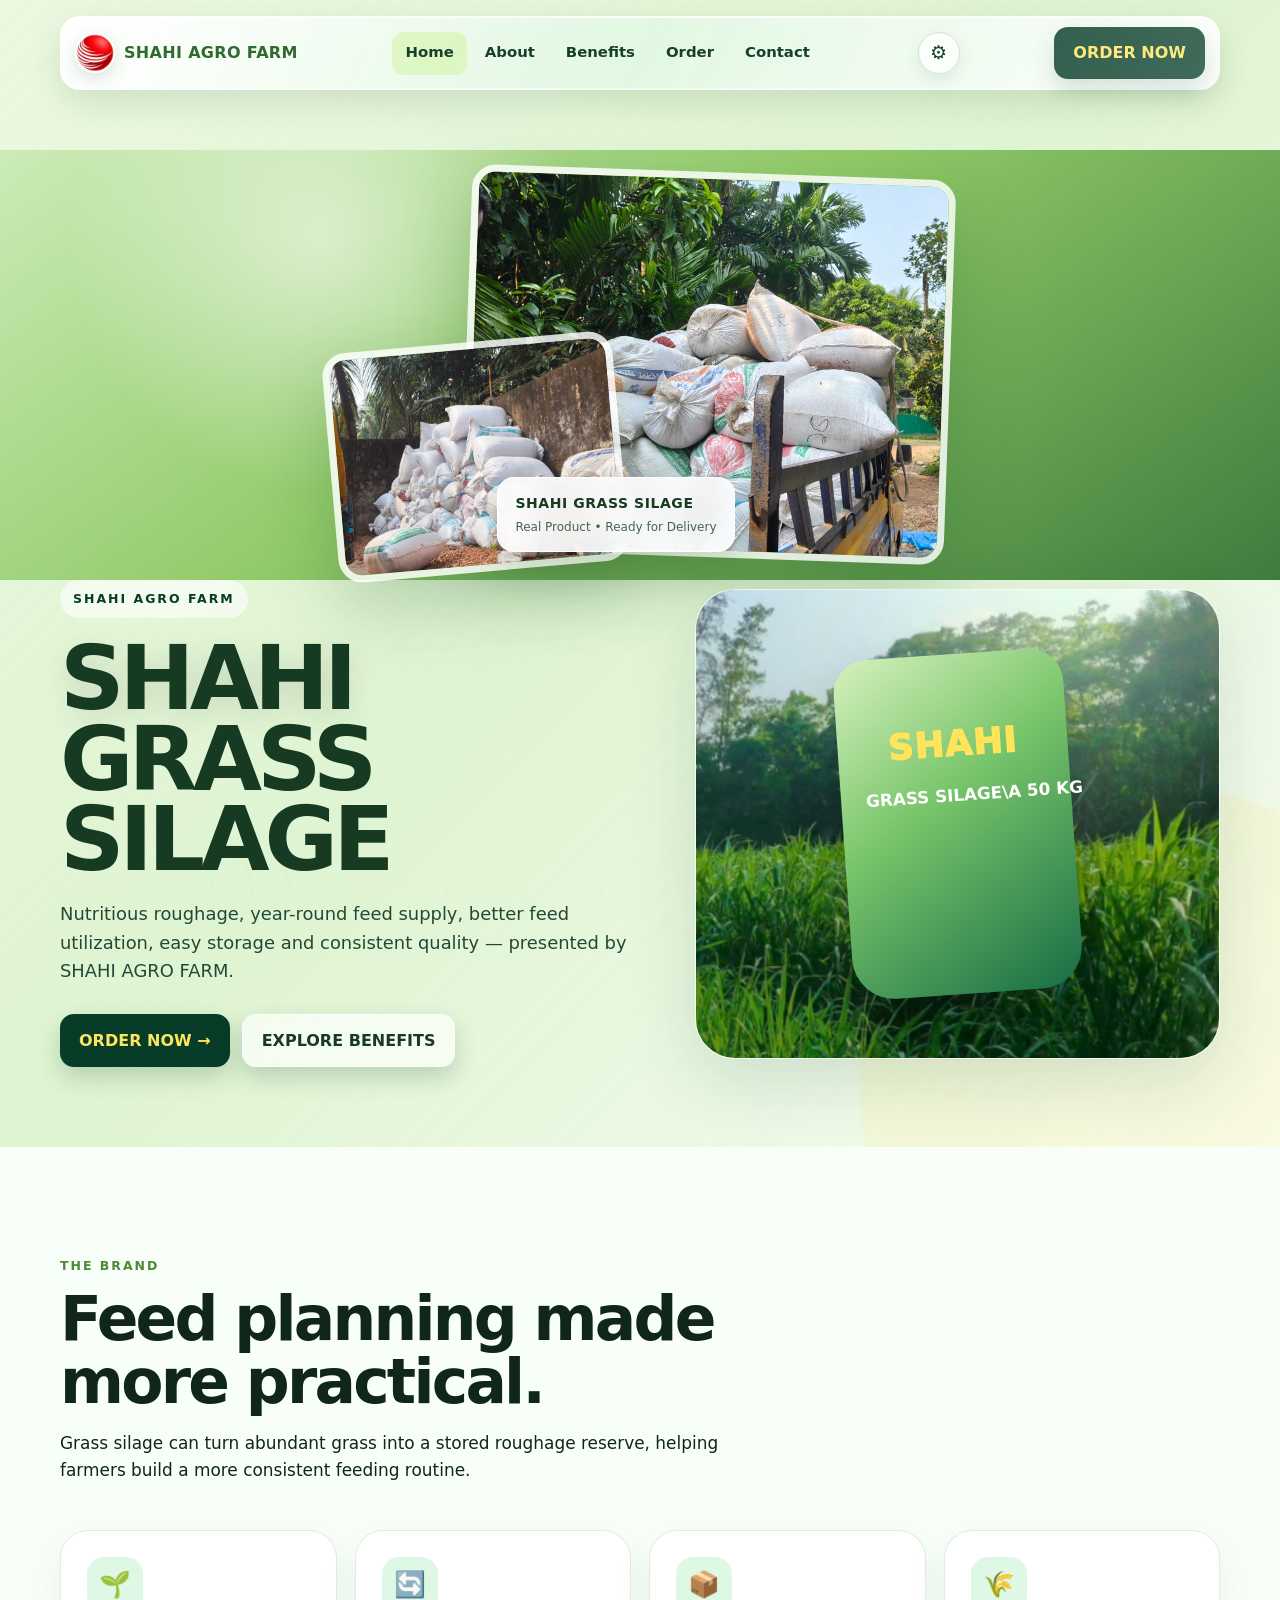
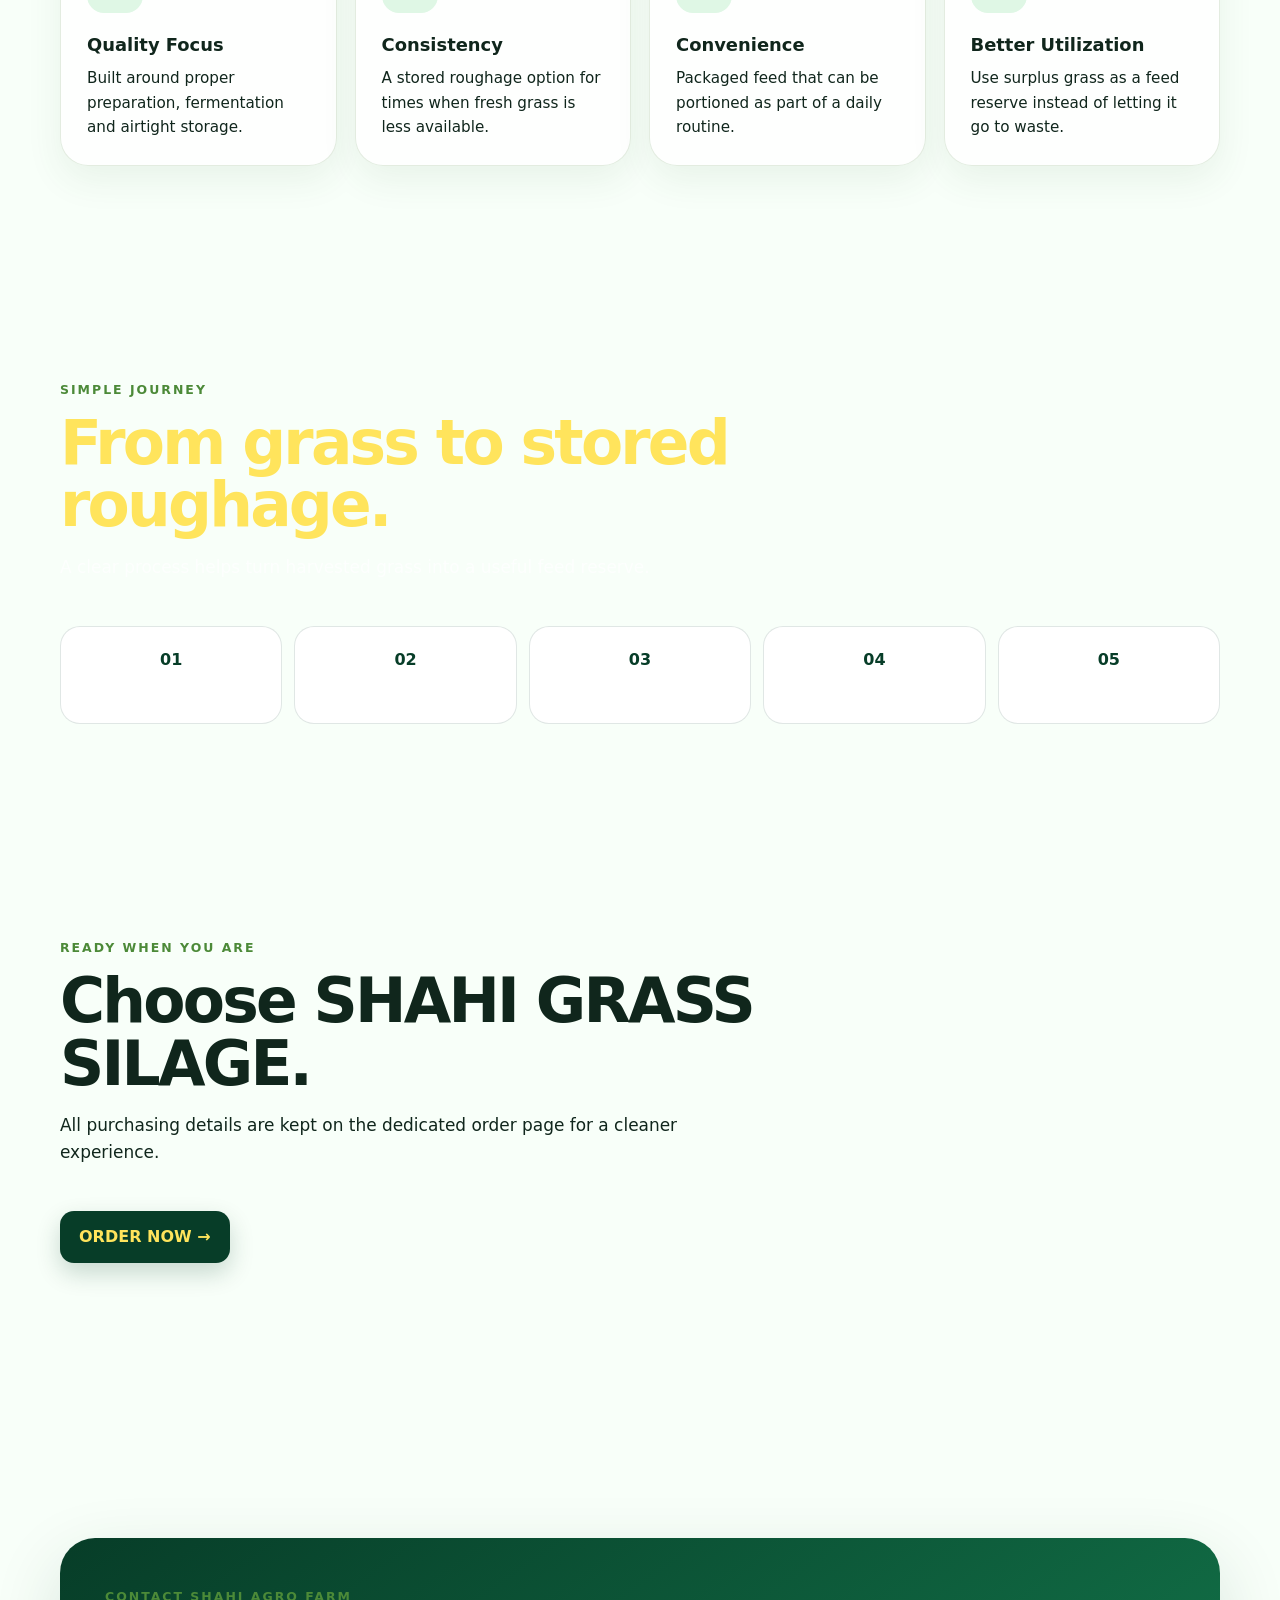
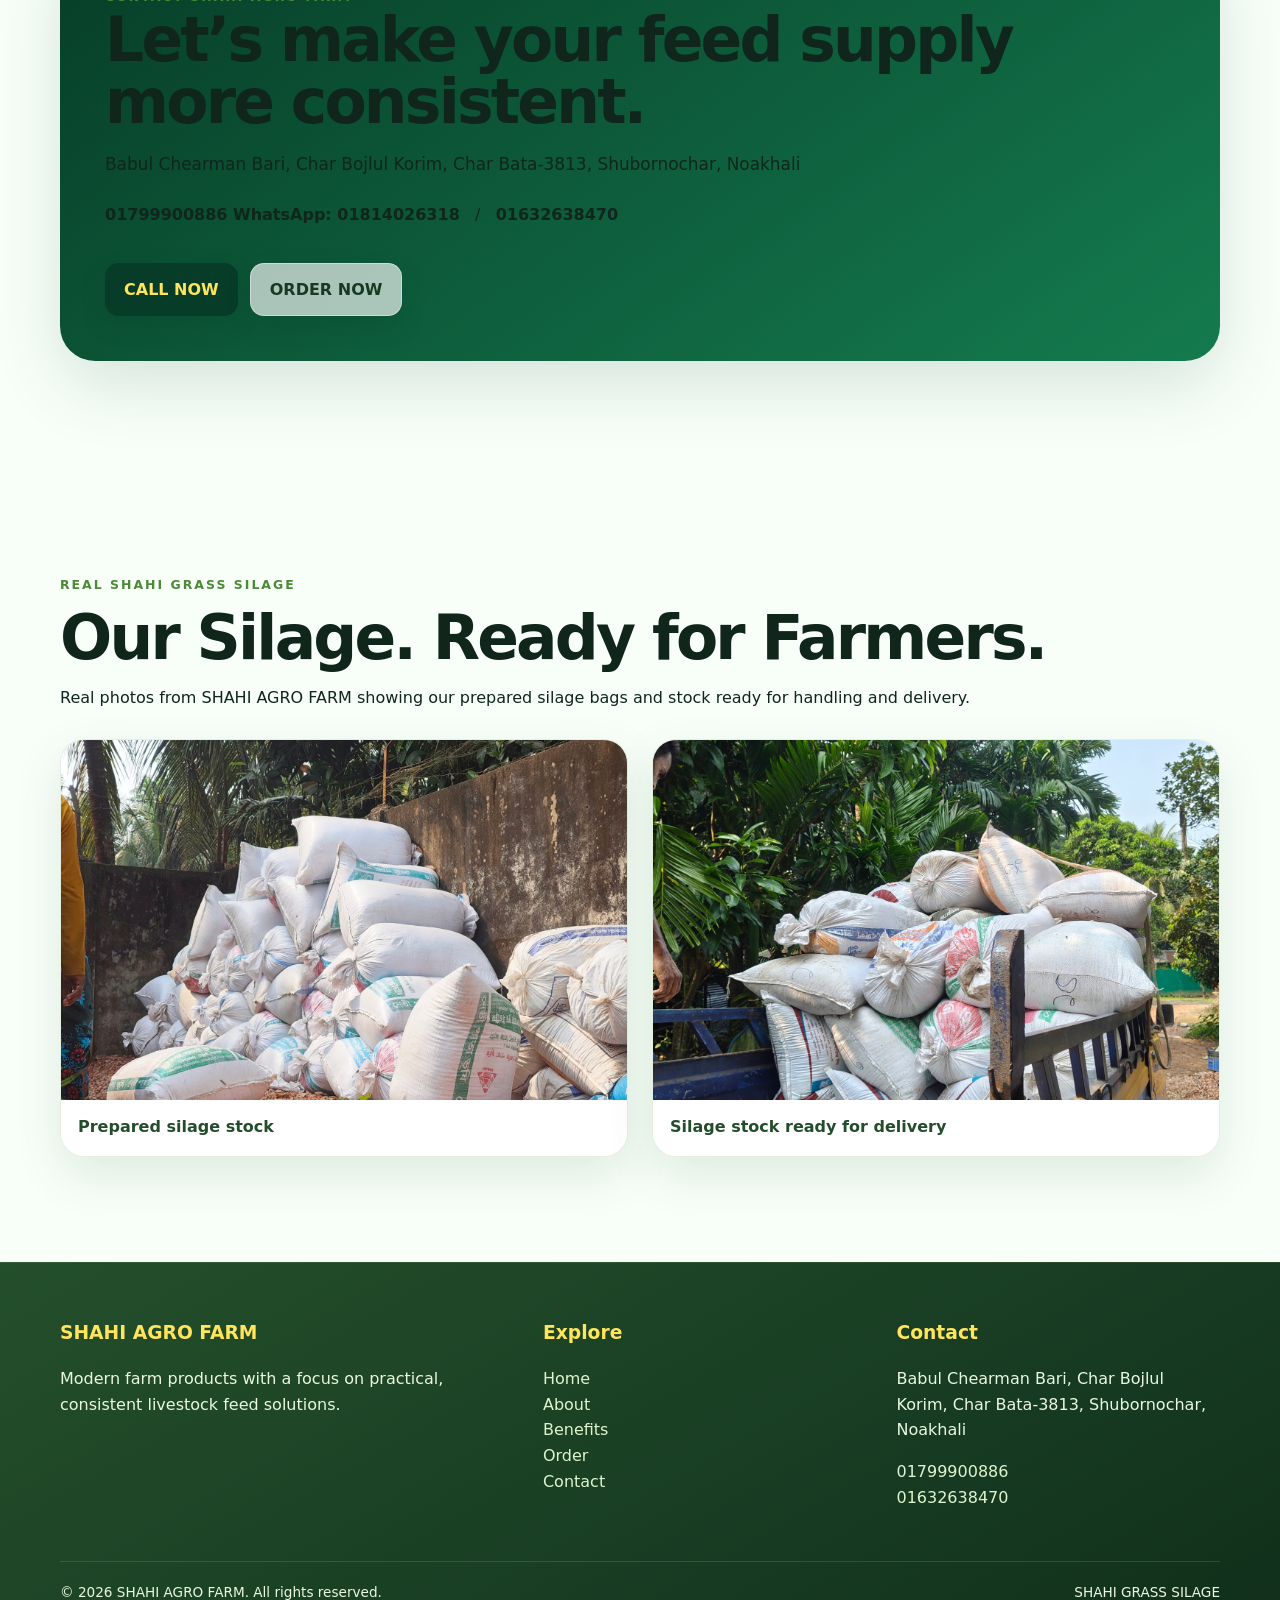
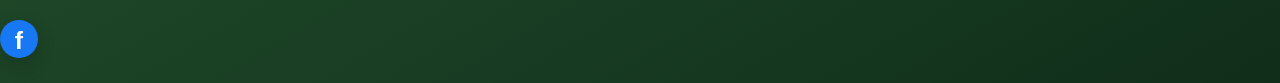
<file: index.html>
<!doctype html>
<html lang="en">
<head>
<meta charset="utf-8">
<meta name="viewport" content="width=device-width,initial-scale=1">
<meta name="description" content="SHAHI AGRO FARM presents SHAHI GRASS SILAGE.">
<title>Home | SHAHI AGRO FARM</title>
<link rel="stylesheet" href="style.css">
</head>
<body data-page="home">
<header class="nav">
  <a class="brand" href="index.html" aria-label="SHAHI AGRO FARM home"><span class="brand-lockup"><img src="assets/logo.png" class="nav-brand-logo" alt="SHAHI AGRO FARM logo"><span class="brand-name">SHAHI AGRO FARM</span></span></a>
  <button class="menu" aria-label="Open menu">☰</button>
  <nav class="navlinks">
    <a href="index.html" data-page="home" data-i18n="home">Home</a>
    <a href="about.html" data-page="about" data-i18n="about">About</a>
    <a href="benefits.html" data-page="benefits" data-i18n="benefits">Benefits</a>
    <a href="order.html" data-page="order" data-i18n="order">Order</a>
    <a href="contact.html" data-page="contact" data-i18n="contact">Contact</a>
  </nav>
  <div class="nav-tools">
    <button class="settings-btn" id="settingsBtn" type="button" aria-label="Settings" title="Settings">⚙</button>
  </div>
  <a class="navcta" href="order.html" data-i18n="orderNow">ORDER NOW</a>
</header>

<div class="settings-panel" id="settingsPanel" aria-hidden="true">
  <div class="settings-head">
    <strong data-i18n="settings">Settings</strong>
    <button type="button" id="closeSettings" aria-label="Close settings">×</button>
  </div>
  <div class="settings-row">
    <span data-i18n="language">Language</span>
    <div class="settings-options">
      <button type="button" class="setting-choice" data-language="en">English</button>
      <button type="button" class="setting-choice" data-language="bn">বাংলা</button>
    </div>
  </div>
  <div class="settings-row">
    <span data-i18n="theme">Theme</span>
    <div class="settings-options">
      <button type="button" class="setting-choice" data-theme-choice="light" data-i18n="bright">Bright</button>
      <button type="button" class="setting-choice" data-theme-choice="dark" data-i18n="dark">Dark</button>
    </div>
  </div>
</div>
<div class="settings-backdrop" id="settingsBackdrop"></div>

<main>
<section class="hero">
<div class="hero-visual hero-real-photo-mockup reveal">
  <div class="hero-photo-stack">
    <img class="hero-photo hero-photo-main" src="assets/silage-stock-2.jpg"
         alt="SHAHI GRASS SILAGE bags ready for delivery">
    <img class="hero-photo hero-photo-small" src="assets/silage-stock-1.jpg"
         alt="SHAHI GRASS SILAGE prepared stock">
    <div class="hero-photo-badge">
      <strong>SHAHI GRASS SILAGE</strong>
      <span>Real Product • Ready for Delivery</span>
    </div>
  </div>
</div>

<div class="container hero-grid">
<div class="reveal">
<span class="kicker">SHAHI AGRO FARM</span>
<h1>SHAHI <span>GRASS SILAGE</span></h1>
<p>Nutritious roughage, year-round feed supply, better feed utilization, easy storage and consistent quality — presented by SHAHI AGRO FARM.</p>
<div class="hero-actions">
<a class="btn" data-order href="order.html">ORDER NOW →</a>
<a class="btn alt" href="benefits.html">EXPLORE BENEFITS</a>
</div>
</div>
<div class="visual reveal grass-hero-visual">
  <div class="grass-image"></div>
  <div class="grass-glow"></div>
  <div class="silage-bag"></div>
</div>
</div>
</section>

<section class="section">
<div class="container">
<div class="section-head reveal"><span class="eyebrow">The brand</span><h2>Feed planning made more practical.</h2><p class="lead">Grass silage can turn abundant grass into a stored roughage reserve, helping farmers build a more consistent feeding routine.</p></div>
<div class="cards">
<div class="card reveal"><div class="icon">🌱</div><h3>Quality Focus</h3><p>Built around proper preparation, fermentation and airtight storage.</p></div>
<div class="card reveal"><div class="icon">🔄</div><h3>Consistency</h3><p>A stored roughage option for times when fresh grass is less available.</p></div>
<div class="card reveal"><div class="icon">📦</div><h3>Convenience</h3><p>Packaged feed that can be portioned as part of a daily routine.</p></div>
<div class="card reveal"><div class="icon">🌾</div><h3>Better Utilization</h3><p>Use surplus grass as a feed reserve instead of letting it go to waste.</p></div>
</div>
</div>
</section>

<section class="section dark">
<div class="container">
<div class="section-head reveal"><span class="eyebrow">Simple journey</span><h2>From grass to stored roughage.</h2><p class="lead">A clear process helps turn harvested grass into a useful feed reserve.</p></div>
<div class="step-grid">
<div class="step reveal"><strong>01</strong>Fresh Grass</div>
<div class="step reveal"><strong>02</strong>Preparation</div>
<div class="step reveal"><strong>03</strong>Fermentation</div>
<div class="step reveal"><strong>04</strong>Airtight Storage</div>
<div class="step reveal"><strong>05</strong>Livestock Feed</div>
</div>
</div>
</section>

<section class="section altbg">
<div class="container">
<div class="section-head reveal"><span class="eyebrow">Ready when you are</span><h2>Choose SHAHI GRASS SILAGE.</h2><p class="lead">All purchasing details are kept on the dedicated order page for a cleaner experience.</p></div>
<a class="btn reveal" href="order.html">ORDER NOW →</a>
</div>
</section>

<section class="section">
<div class="container">
<div class="selling reveal">
<span class="eyebrow">Contact SHAHI AGRO FARM</span>
<h2>Let’s make your feed supply more consistent.</h2>
<p class="lead">Babul Chearman Bari, Char Bojlul Korim, Char Bata-3813, Shubornochar, Noakhali</p>
<p><strong>01799900886
<span class="whatsapp-contact">WhatsApp: <strong>01814026318</strong></span></strong> &nbsp; / &nbsp; <strong>01632638470</strong></p>
<div class="hero-actions"><a class="btn" href="tel:01799900886">CALL NOW</a><a class="btn alt" href="order.html">ORDER NOW</a></div>
</div>
</div>
</section>

<section class="section reveal real-silage-section">
  <div class="container">
    <div class="section-heading">
      <span class="eyebrow">REAL SHAHI GRASS SILAGE</span>
      <h2>Our Silage. Ready for Farmers.</h2>
      <p>Real photos from SHAHI AGRO FARM showing our prepared silage bags and stock ready for handling and delivery.</p>
    </div>
    <div class="silage-gallery">
      <figure class="silage-photo-card">
        <img src="assets/silage-stock-1.jpg" alt="SHAHI GRASS SILAGE bags prepared for stock">
        <figcaption>Prepared silage stock</figcaption>
      </figure>
      <figure class="silage-photo-card">
        <img src="assets/silage-stock-2.jpg" alt="SHAHI GRASS SILAGE bags loaded for delivery">
        <figcaption>Silage stock ready for delivery</figcaption>
      </figure>
    </div>
  </div>
</section>

</main>
<footer class="footer">
<div class="container footer-grid">
  <div><h3>SHAHI AGRO FARM</h3><p>Modern farm products with a focus on practical, consistent livestock feed solutions.</p></div>
  <div><h3>Explore</h3><p><a href="index.html">Home</a><br><a href="about.html">About</a><br><a href="benefits.html">Benefits</a><br><a href="order.html">Order</a><br><a href="contact.html">Contact</a></p></div>
  <div><h3>Contact</h3><p>Babul Chearman Bari, Char Bojlul Korim, Char Bata-3813, Shubornochar, Noakhali</p><p><a href="tel:01799900886">01799900886</a><br><a href="tel:01632638470">01632638470</a></p></div>
</div>
<div class="container footer-bottom"><span>© 2026 SHAHI AGRO FARM. All rights reserved.</span><span>SHAHI GRASS SILAGE</span></div>

<a class="facebook-link" href="https://www.facebook.com/share/1Fpd5uyuVb/" target="_blank" rel="noopener noreferrer" aria-label="Visit SHAHI AGRO FARM on Facebook" title="Facebook">
  <span class="facebook-logo" aria-hidden="true">f</span>
</a>

</footer>
<script src="script.js"></script>
</body></html>
</file>
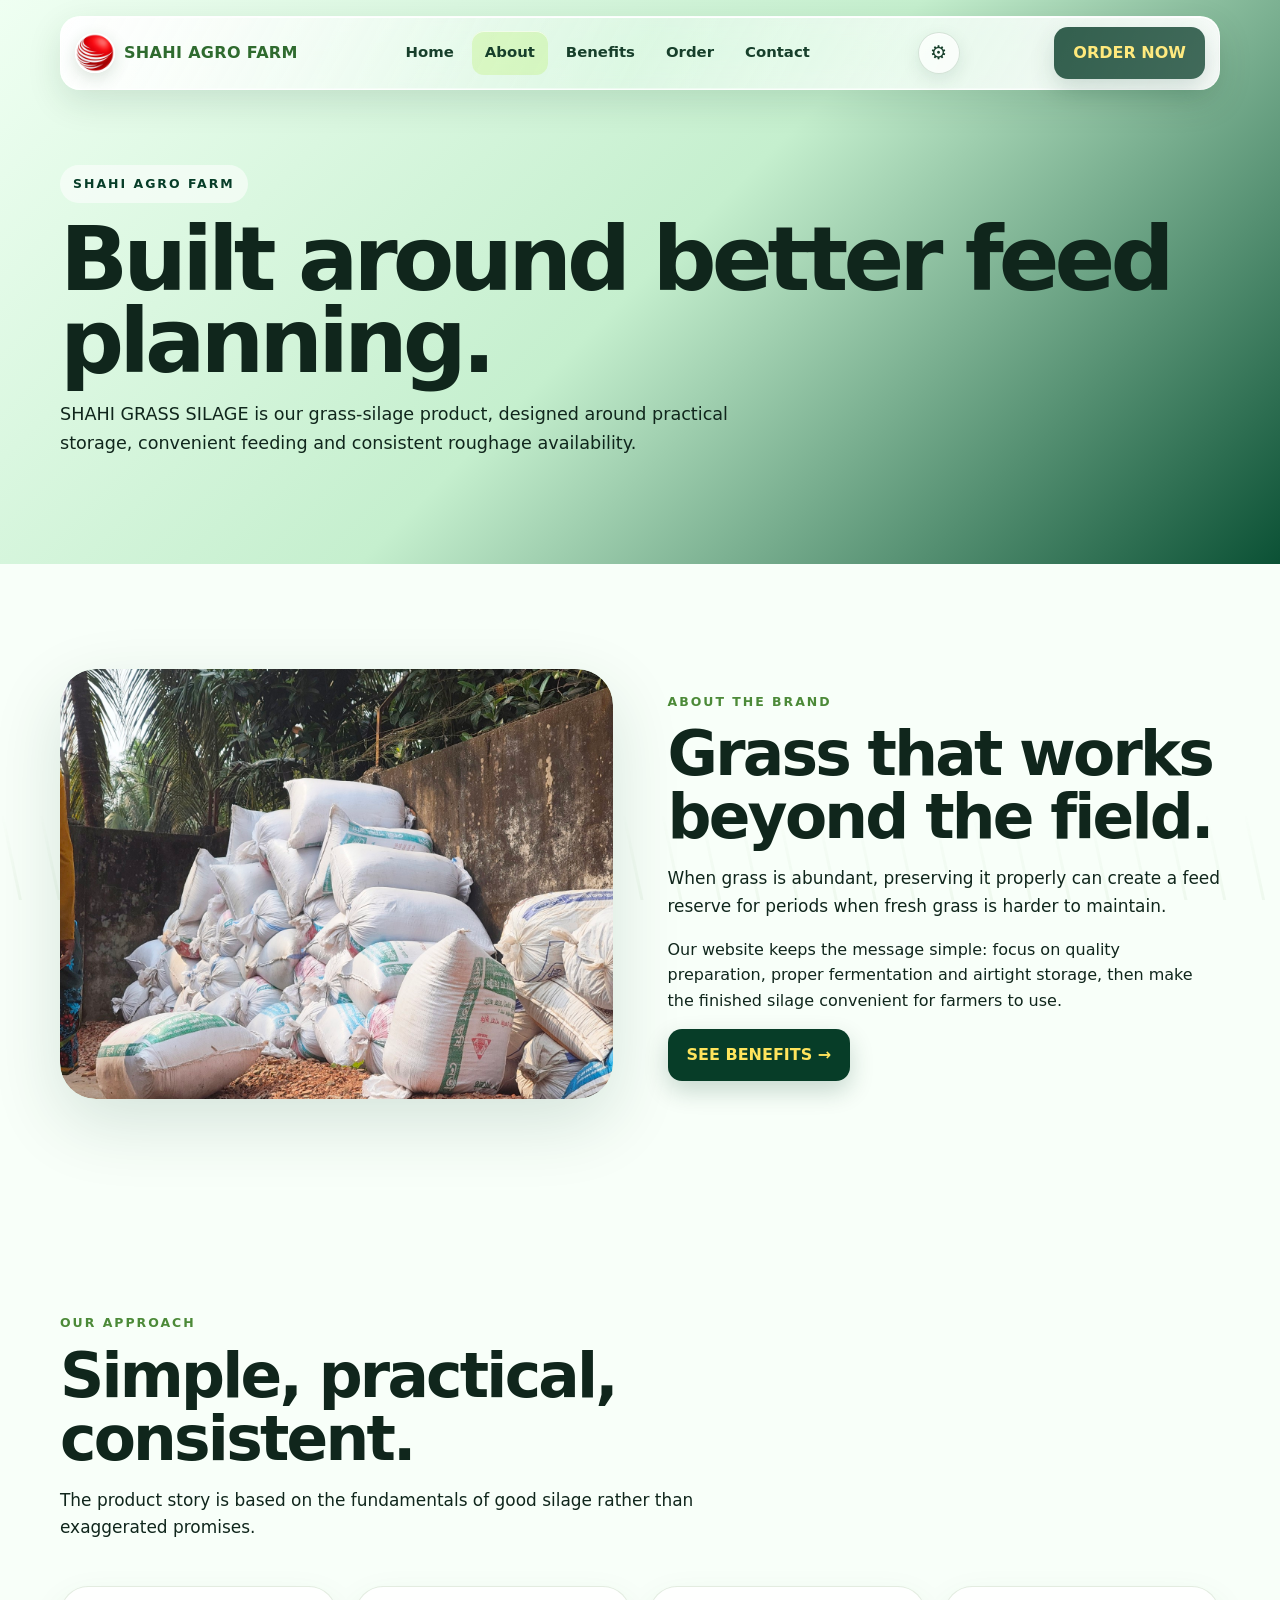
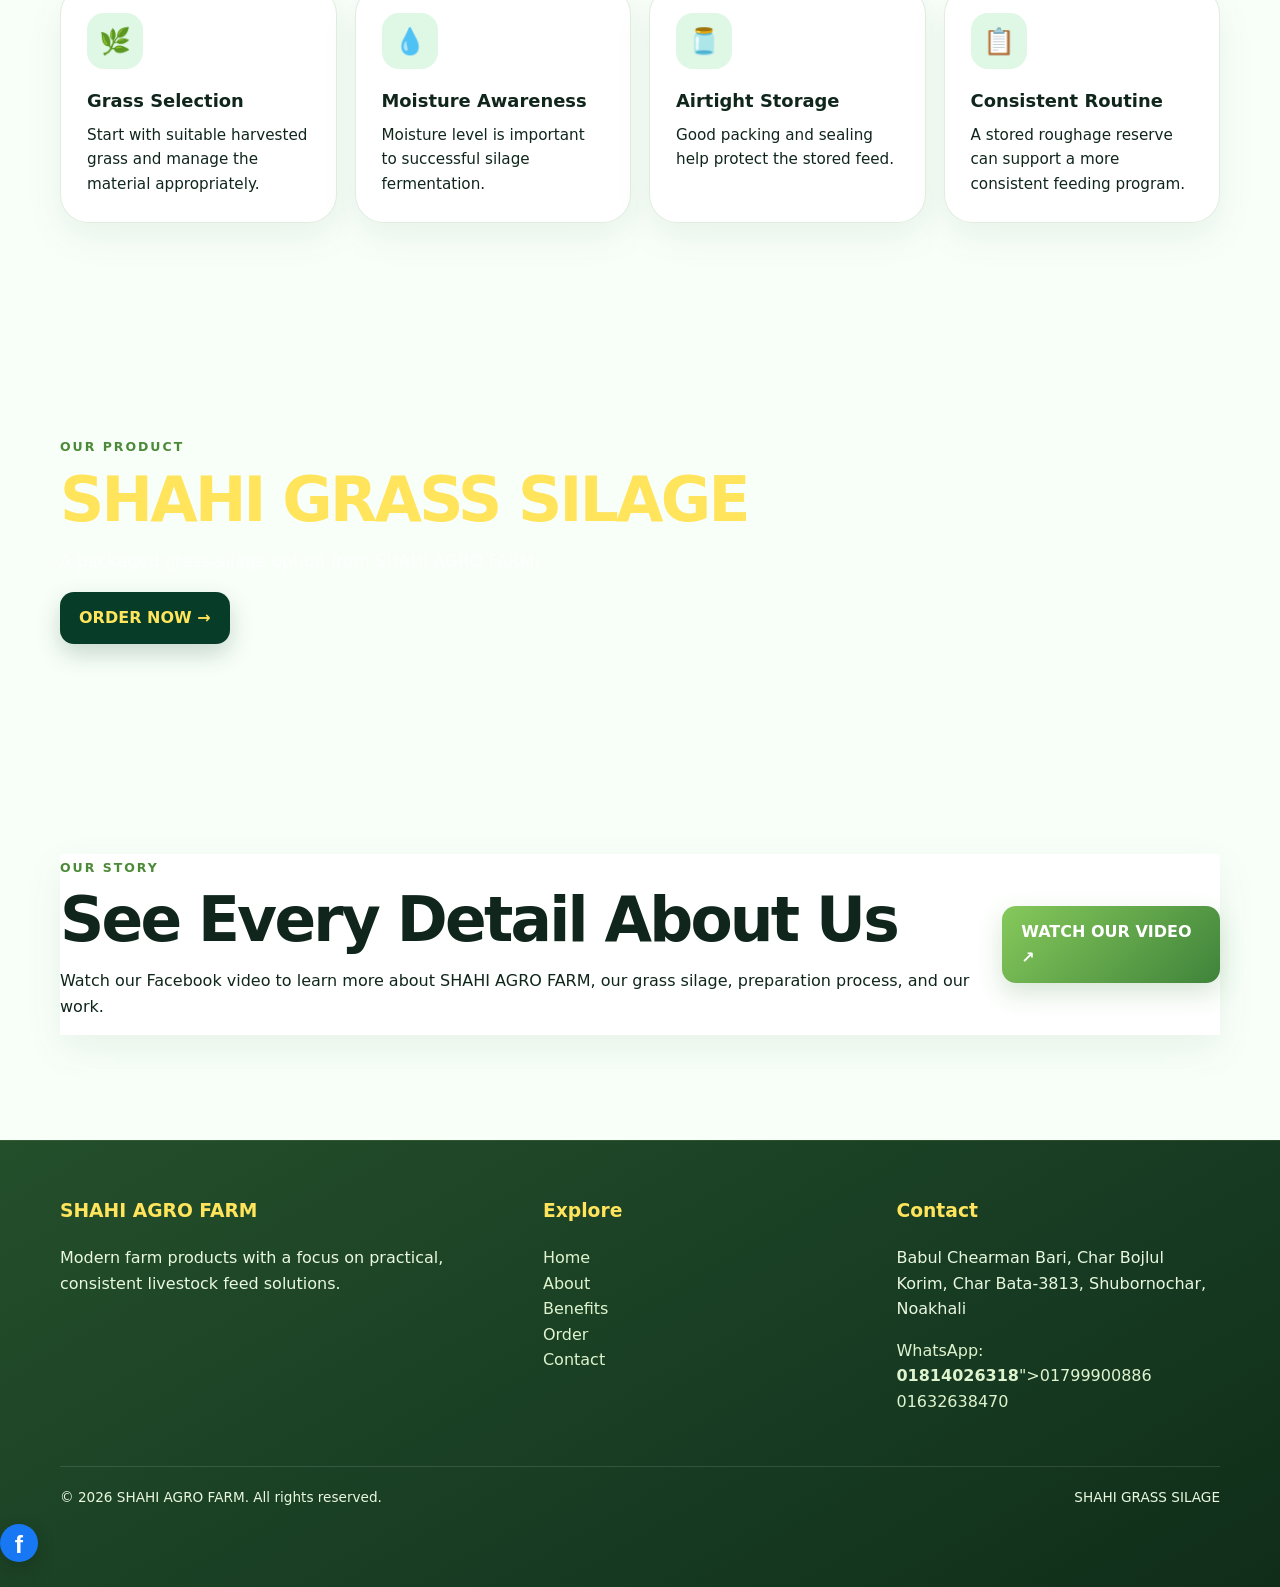
<file: about.html>
<!doctype html>
<html lang="en">
<head>
<meta charset="utf-8">
<meta name="viewport" content="width=device-width,initial-scale=1">
<meta name="description" content="Learn about SHAHI AGRO FARM and SHAHI GRASS SILAGE.">
<title>About | SHAHI AGRO FARM</title>
<link rel="stylesheet" href="style.css">
</head>
<body data-page="about">
<header class="nav">
  <a class="brand" href="index.html" aria-label="SHAHI AGRO FARM home"><span class="brand-lockup"><img src="assets/logo.png" class="nav-brand-logo" alt="SHAHI AGRO FARM logo"><span class="brand-name">SHAHI AGRO FARM</span></span></a>
  <button class="menu" aria-label="Open menu">☰</button>
  <nav class="navlinks">
    <a href="index.html" data-page="home" data-i18n="home">Home</a>
    <a href="about.html" data-page="about" data-i18n="about">About</a>
    <a href="benefits.html" data-page="benefits" data-i18n="benefits">Benefits</a>
    <a href="order.html" data-page="order" data-i18n="order">Order</a>
    <a href="contact.html" data-page="contact" data-i18n="contact">Contact</a>
  </nav>
  <div class="nav-tools">
    <button class="settings-btn" id="settingsBtn" type="button" aria-label="Settings" title="Settings">⚙</button>
  </div>
  <a class="navcta" href="order.html" data-i18n="orderNow">ORDER NOW</a>
</header>

<div class="settings-panel" id="settingsPanel" aria-hidden="true">
  <div class="settings-head">
    <strong data-i18n="settings">Settings</strong>
    <button type="button" id="closeSettings" aria-label="Close settings">×</button>
  </div>
  <div class="settings-row">
    <span data-i18n="language">Language</span>
    <div class="settings-options">
      <button type="button" class="setting-choice" data-language="en">English</button>
      <button type="button" class="setting-choice" data-language="bn">বাংলা</button>
    </div>
  </div>
  <div class="settings-row">
    <span data-i18n="theme">Theme</span>
    <div class="settings-options">
      <button type="button" class="setting-choice" data-theme-choice="light" data-i18n="bright">Bright</button>
      <button type="button" class="setting-choice" data-theme-choice="dark" data-i18n="dark">Dark</button>
    </div>
  </div>
</div>
<div class="settings-backdrop" id="settingsBackdrop"></div>

<main>
<section class="page-hero"><div class="container reveal"><span class="kicker">SHAHI AGRO FARM</span><h1>Built around better feed planning.</h1><p>SHAHI GRASS SILAGE is our grass-silage product, designed around practical storage, convenient feeding and consistent roughage availability.</p></div></section>
<section class="section"><div class="container about-grid">
<div class="about-visual about-pack-photo reveal"><img src="assets/shahi-pack-photo.jpg" alt="SHAHI GRASS SILAGE packed bags ready for delivery"></div>
<div class="reveal"><span class="eyebrow">About the brand</span><h2>Grass that works beyond the field.</h2><p class="lead">When grass is abundant, preserving it properly can create a feed reserve for periods when fresh grass is harder to maintain.</p><p>Our website keeps the message simple: focus on quality preparation, proper fermentation and airtight storage, then make the finished silage convenient for farmers to use.</p><a class="btn" href="benefits.html">SEE BENEFITS →</a></div>
</div></section>
<section class="section altbg"><div class="container"><div class="section-head reveal"><span class="eyebrow">Our approach</span><h2>Simple, practical, consistent.</h2><p class="lead">The product story is based on the fundamentals of good silage rather than exaggerated promises.</p></div><div class="cards">
<div class="card reveal"><div class="icon">🌿</div><h3>Grass Selection</h3><p>Start with suitable harvested grass and manage the material appropriately.</p></div>
<div class="card reveal"><div class="icon">💧</div><h3>Moisture Awareness</h3><p>Moisture level is important to successful silage fermentation.</p></div>
<div class="card reveal"><div class="icon">🫙</div><h3>Airtight Storage</h3><p>Good packing and sealing help protect the stored feed.</p></div>
<div class="card reveal"><div class="icon">📋</div><h3>Consistent Routine</h3><p>A stored roughage reserve can support a more consistent feeding program.</p></div>
</div></div></section>
<section class="section dark"><div class="container reveal"><span class="eyebrow">Our product</span><h2>SHAHI GRASS SILAGE</h2><p class="lead">A packaged grass-silage option from SHAHI AGRO FARM.</p><a class="btn" href="order.html">ORDER NOW →</a></div></section>

<section class="section reveal">
  <div class="container">
    <div class="info-card media-card">
      <div>
        <span class="eyebrow">OUR STORY</span>
        <h2>See Every Detail About Us</h2>
        <p>Watch our Facebook video to learn more about SHAHI AGRO FARM, our grass silage, preparation process, and our work.</p>
      </div>
      <a class="btn btn-primary" href="https://www.facebook.com/share/v/1CFdFC5hdS/" target="_blank" rel="noopener noreferrer">WATCH OUR VIDEO ↗</a>
    </div>
  </div>
</section>

</main>
<footer class="footer">
<div class="container footer-grid">
  <div><h3>SHAHI AGRO FARM</h3><p>Modern farm products with a focus on practical, consistent livestock feed solutions.</p></div>
  <div><h3>Explore</h3><p><a href="index.html">Home</a><br><a href="about.html">About</a><br><a href="benefits.html">Benefits</a><br><a href="order.html">Order</a><br><a href="contact.html">Contact</a></p></div>
  <div><h3>Contact</h3><p>Babul Chearman Bari, Char Bojlul Korim, Char Bata-3813, Shubornochar, Noakhali</p><p><a href="tel:01799900886
<span class="whatsapp-contact">WhatsApp: <strong>01814026318</strong></span>">01799900886</a><br><a href="tel:01632638470">01632638470</a></p></div>
</div>
<div class="container footer-bottom"><span>© 2026 SHAHI AGRO FARM. All rights reserved.</span><span>SHAHI GRASS SILAGE</span></div>

<a class="facebook-link" href="https://www.facebook.com/share/1Fpd5uyuVb/" target="_blank" rel="noopener noreferrer" aria-label="Visit SHAHI AGRO FARM on Facebook" title="Facebook">
  <span class="facebook-logo" aria-hidden="true">f</span>
</a>

</footer>
<script src="script.js"></script>
</body></html>
</file>
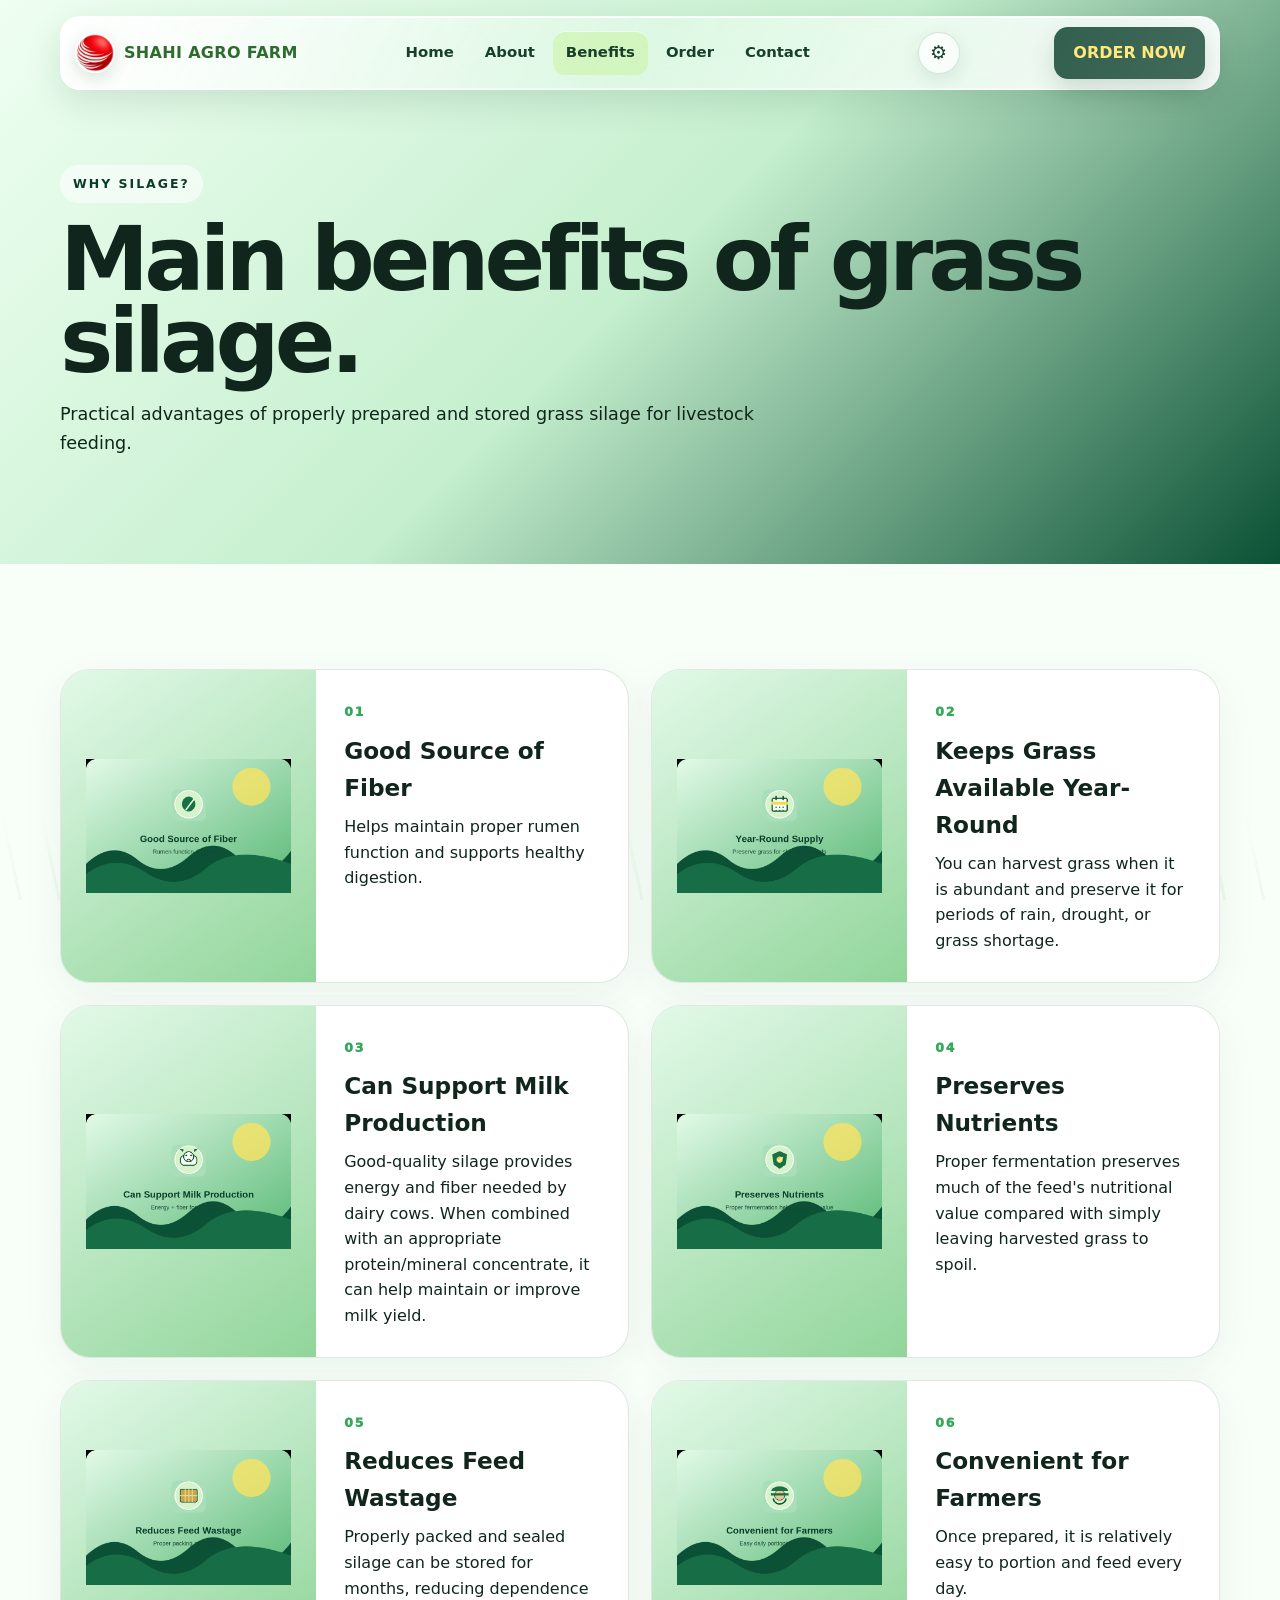
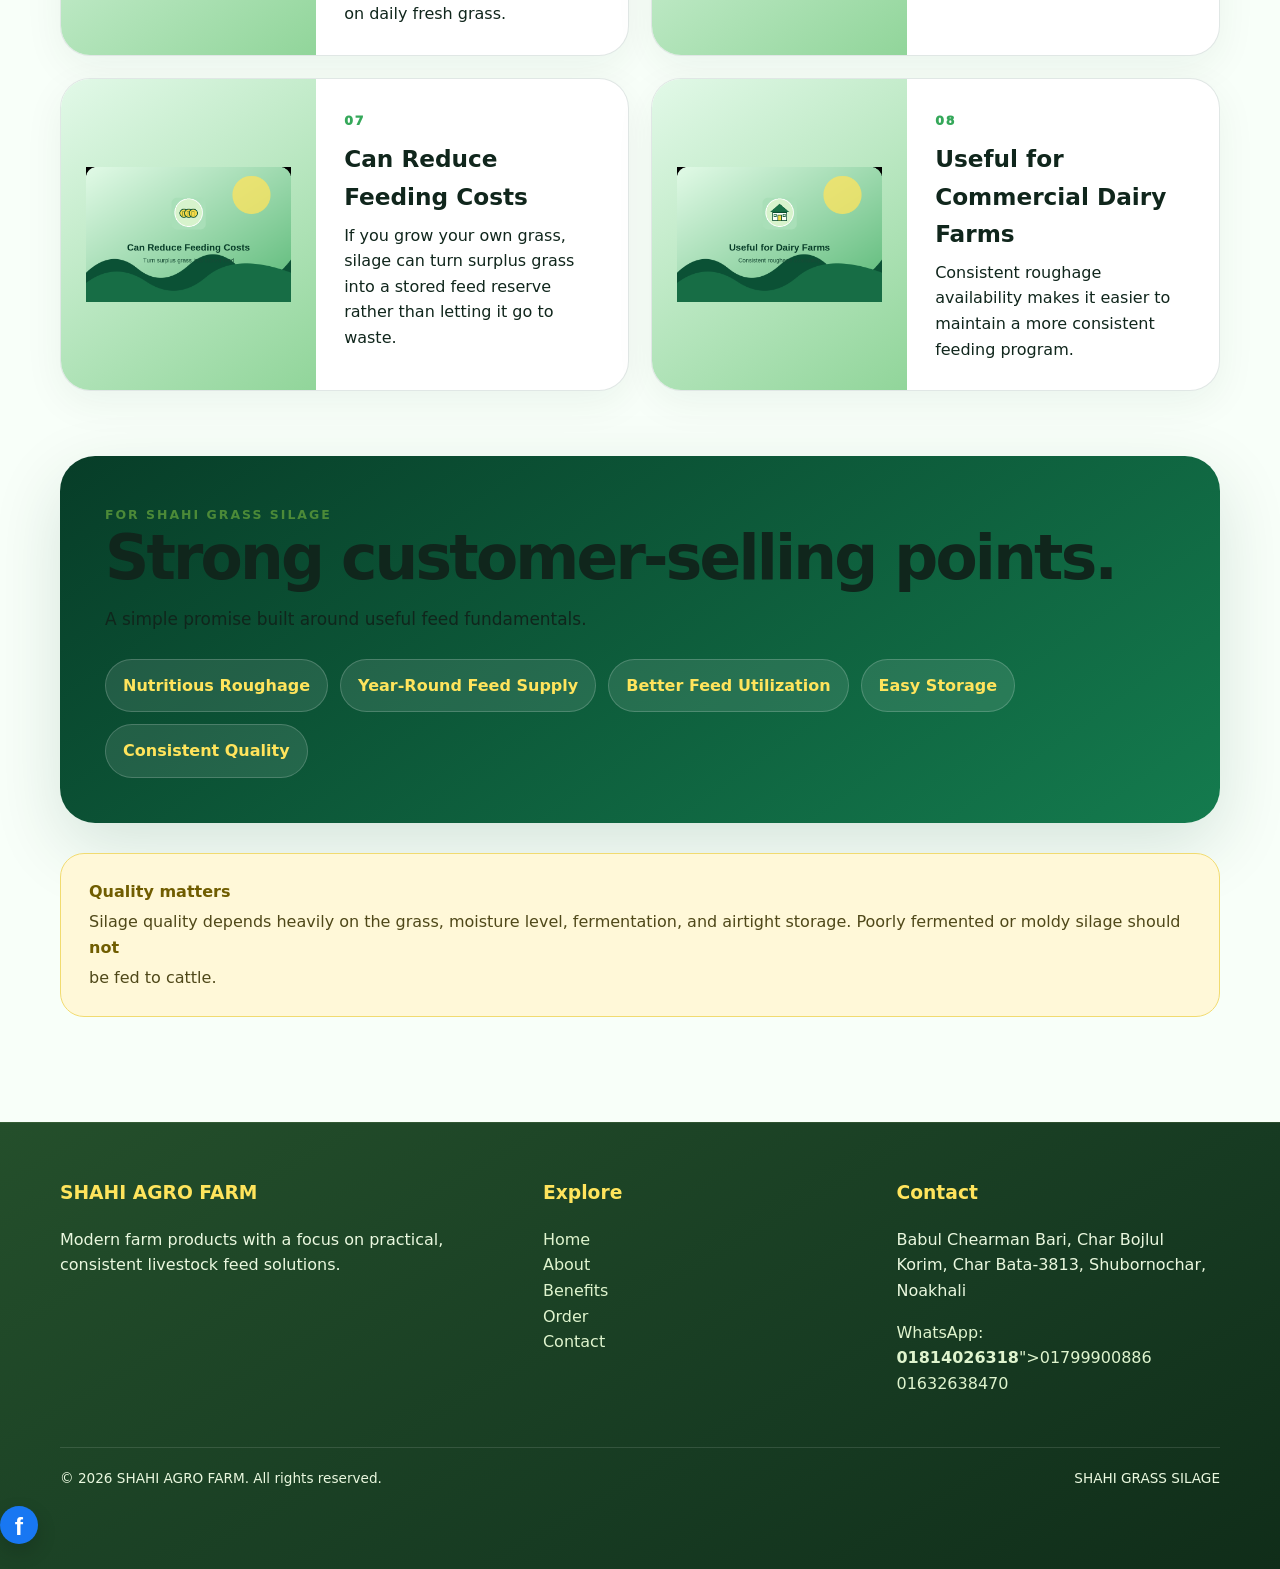
<file: benefits.html>
<!doctype html>
<html lang="en">
<head>
<meta charset="utf-8">
<meta name="viewport" content="width=device-width,initial-scale=1">
<meta name="description" content="Main benefits of grass silage for livestock feeding.">
<title>Benefits | SHAHI AGRO FARM</title>
<link rel="stylesheet" href="style.css">
</head>
<body data-page="benefits">
<header class="nav">
  <a class="brand" href="index.html" aria-label="SHAHI AGRO FARM home"><span class="brand-lockup"><img src="assets/logo.png" class="nav-brand-logo" alt="SHAHI AGRO FARM logo"><span class="brand-name">SHAHI AGRO FARM</span></span></a>
  <button class="menu" aria-label="Open menu">☰</button>
  <nav class="navlinks">
    <a href="index.html" data-page="home" data-i18n="home">Home</a>
    <a href="about.html" data-page="about" data-i18n="about">About</a>
    <a href="benefits.html" data-page="benefits" data-i18n="benefits">Benefits</a>
    <a href="order.html" data-page="order" data-i18n="order">Order</a>
    <a href="contact.html" data-page="contact" data-i18n="contact">Contact</a>
  </nav>
  <div class="nav-tools">
    <button class="settings-btn" id="settingsBtn" type="button" aria-label="Settings" title="Settings">⚙</button>
  </div>
  <a class="navcta" href="order.html" data-i18n="orderNow">ORDER NOW</a>
</header>

<div class="settings-panel" id="settingsPanel" aria-hidden="true">
  <div class="settings-head">
    <strong data-i18n="settings">Settings</strong>
    <button type="button" id="closeSettings" aria-label="Close settings">×</button>
  </div>
  <div class="settings-row">
    <span data-i18n="language">Language</span>
    <div class="settings-options">
      <button type="button" class="setting-choice" data-language="en">English</button>
      <button type="button" class="setting-choice" data-language="bn">বাংলা</button>
    </div>
  </div>
  <div class="settings-row">
    <span data-i18n="theme">Theme</span>
    <div class="settings-options">
      <button type="button" class="setting-choice" data-theme-choice="light" data-i18n="bright">Bright</button>
      <button type="button" class="setting-choice" data-theme-choice="dark" data-i18n="dark">Dark</button>
    </div>
  </div>
</div>
<div class="settings-backdrop" id="settingsBackdrop"></div>
<main><section class="page-hero"><div class="container reveal"><span class="kicker">Why silage?</span><h1>Main benefits of grass silage.</h1><p>Practical advantages of properly prepared and stored grass silage for livestock feeding.</p></div></section><section class="section"><div class="container"><div class="benefit-grid"><article class="benefit reveal"><div class="benefit-art"><img src="assets/fiber.png" alt="Good Source of Fiber visual"></div><div class="benefit-content"><span class="benefit-number">01</span><h3>Good Source of Fiber</h3><p>Helps maintain proper rumen function and supports healthy digestion.</p></div></article><article class="benefit reveal"><div class="benefit-art"><img src="assets/year-round.png" alt="Keeps Grass Available Year-Round visual"></div><div class="benefit-content"><span class="benefit-number">02</span><h3>Keeps Grass Available Year-Round</h3><p>You can harvest grass when it is abundant and preserve it for periods of rain, drought, or grass shortage.</p></div></article><article class="benefit reveal"><div class="benefit-art"><img src="assets/milk.png" alt="Can Support Milk Production visual"></div><div class="benefit-content"><span class="benefit-number">03</span><h3>Can Support Milk Production</h3><p>Good-quality silage provides energy and fiber needed by dairy cows. When combined with an appropriate protein/mineral concentrate, it can help maintain or improve milk yield.</p></div></article><article class="benefit reveal"><div class="benefit-art"><img src="assets/nutrients.png" alt="Preserves Nutrients visual"></div><div class="benefit-content"><span class="benefit-number">04</span><h3>Preserves Nutrients</h3><p>Proper fermentation preserves much of the feed's nutritional value compared with simply leaving harvested grass to spoil.</p></div></article><article class="benefit reveal"><div class="benefit-art"><img src="assets/waste.png" alt="Reduces Feed Wastage visual"></div><div class="benefit-content"><span class="benefit-number">05</span><h3>Reduces Feed Wastage</h3><p>Properly packed and sealed silage can be stored for months, reducing dependence on daily fresh grass.</p></div></article><article class="benefit reveal"><div class="benefit-art"><img src="assets/farmer.png" alt="Convenient for Farmers visual"></div><div class="benefit-content"><span class="benefit-number">06</span><h3>Convenient for Farmers</h3><p>Once prepared, it is relatively easy to portion and feed every day.</p></div></article><article class="benefit reveal"><div class="benefit-art"><img src="assets/cost.png" alt="Can Reduce Feeding Costs visual"></div><div class="benefit-content"><span class="benefit-number">07</span><h3>Can Reduce Feeding Costs</h3><p>If you grow your own grass, silage can turn surplus grass into a stored feed reserve rather than letting it go to waste.</p></div></article><article class="benefit reveal"><div class="benefit-art"><img src="assets/dairy.png" alt="Useful for Commercial Dairy Farms visual"></div><div class="benefit-content"><span class="benefit-number">08</span><h3>Useful for Commercial Dairy Farms</h3><p>Consistent roughage availability makes it easier to maintain a more consistent feeding program.</p></div></article></div>
<div class="selling reveal"><span class="eyebrow">For SHAHI GRASS SILAGE</span><h2>Strong customer-selling points.</h2><p class="lead">A simple promise built around useful feed fundamentals.</p><div class="pills"><span class="pill">Nutritious Roughage</span><span class="pill">Year-Round Feed Supply</span><span class="pill">Better Feed Utilization</span><span class="pill">Easy Storage</span><span class="pill">Consistent Quality</span></div></div>
<div class="warning reveal"><strong>Quality matters</strong>Silage quality depends heavily on the grass, moisture level, fermentation, and airtight storage. Poorly fermented or moldy silage should <strong>not</strong> be fed to cattle.</div>
</div></section></main><footer class="footer">
<div class="container footer-grid">
  <div><h3>SHAHI AGRO FARM</h3><p>Modern farm products with a focus on practical, consistent livestock feed solutions.</p></div>
  <div><h3>Explore</h3><p><a href="index.html">Home</a><br><a href="about.html">About</a><br><a href="benefits.html">Benefits</a><br><a href="order.html">Order</a><br><a href="contact.html">Contact</a></p></div>
  <div><h3>Contact</h3><p>Babul Chearman Bari, Char Bojlul Korim, Char Bata-3813, Shubornochar, Noakhali</p><p><a href="tel:01799900886
<span class="whatsapp-contact">WhatsApp: <strong>01814026318</strong></span>">01799900886</a><br><a href="tel:01632638470">01632638470</a></p></div>
</div>
<div class="container footer-bottom"><span>© 2026 SHAHI AGRO FARM. All rights reserved.</span><span>SHAHI GRASS SILAGE</span></div>

<a class="facebook-link" href="https://www.facebook.com/share/1Fpd5uyuVb/" target="_blank" rel="noopener noreferrer" aria-label="Visit SHAHI AGRO FARM on Facebook" title="Facebook">
  <span class="facebook-logo" aria-hidden="true">f</span>
</a>

</footer>
<script src="script.js"></script>
</body></html>
</file>
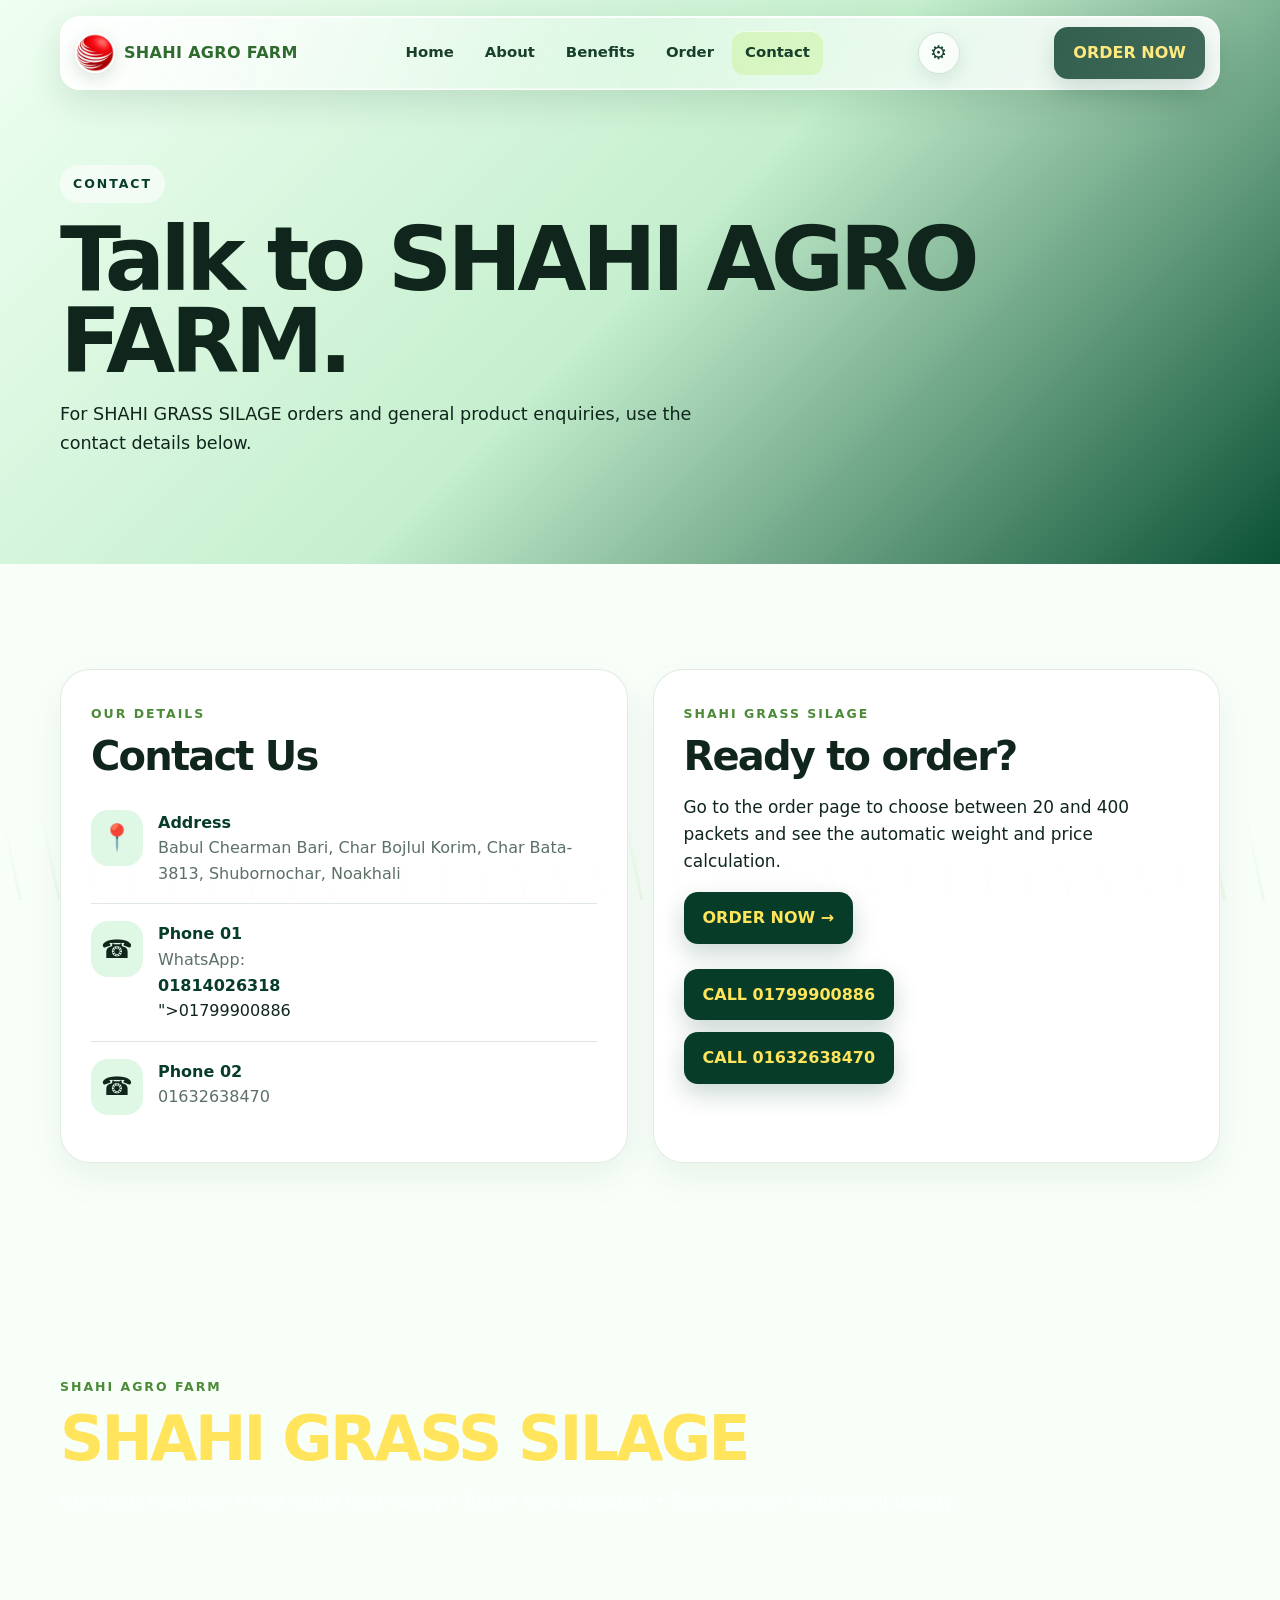
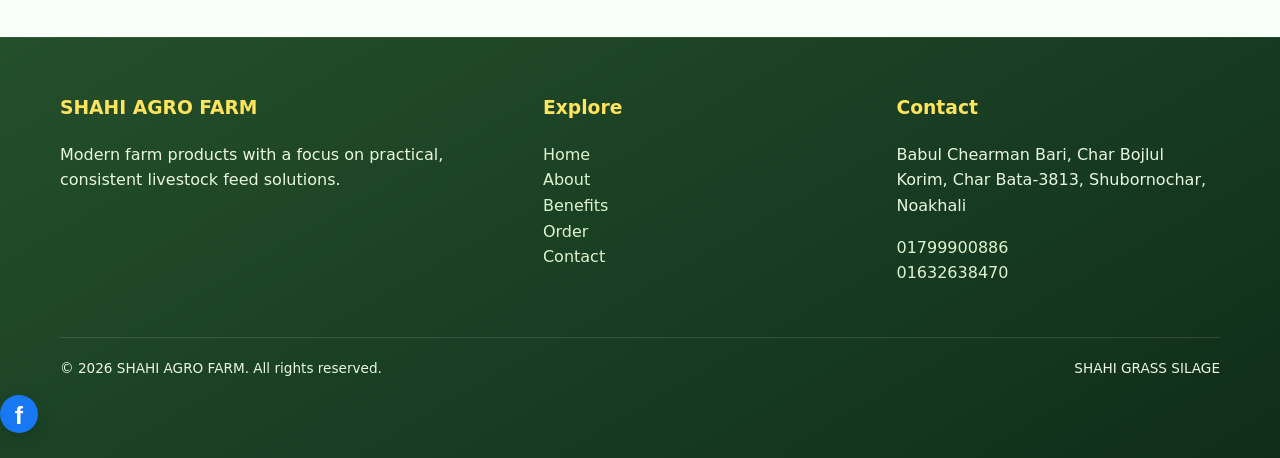
<file: contact.html>
<!doctype html>
<html lang="en">
<head>
<meta charset="utf-8">
<meta name="viewport" content="width=device-width,initial-scale=1">
<meta name="description" content="Contact SHAHI AGRO FARM.">
<title>Contact | SHAHI AGRO FARM</title>
<link rel="stylesheet" href="style.css">
</head>
<body data-page="contact">
<header class="nav">
  <a class="brand" href="index.html" aria-label="SHAHI AGRO FARM home"><span class="brand-lockup"><img src="assets/logo.png" class="nav-brand-logo" alt="SHAHI AGRO FARM logo"><span class="brand-name">SHAHI AGRO FARM</span></span></a>
  <button class="menu" aria-label="Open menu">☰</button>
  <nav class="navlinks">
    <a href="index.html" data-page="home" data-i18n="home">Home</a>
    <a href="about.html" data-page="about" data-i18n="about">About</a>
    <a href="benefits.html" data-page="benefits" data-i18n="benefits">Benefits</a>
    <a href="order.html" data-page="order" data-i18n="order">Order</a>
    <a href="contact.html" data-page="contact" data-i18n="contact">Contact</a>
  </nav>
  <div class="nav-tools">
    <button class="settings-btn" id="settingsBtn" type="button" aria-label="Settings" title="Settings">⚙</button>
  </div>
  <a class="navcta" href="order.html" data-i18n="orderNow">ORDER NOW</a>
</header>

<div class="settings-panel" id="settingsPanel" aria-hidden="true">
  <div class="settings-head">
    <strong data-i18n="settings">Settings</strong>
    <button type="button" id="closeSettings" aria-label="Close settings">×</button>
  </div>
  <div class="settings-row">
    <span data-i18n="language">Language</span>
    <div class="settings-options">
      <button type="button" class="setting-choice" data-language="en">English</button>
      <button type="button" class="setting-choice" data-language="bn">বাংলা</button>
    </div>
  </div>
  <div class="settings-row">
    <span data-i18n="theme">Theme</span>
    <div class="settings-options">
      <button type="button" class="setting-choice" data-theme-choice="light" data-i18n="bright">Bright</button>
      <button type="button" class="setting-choice" data-theme-choice="dark" data-i18n="dark">Dark</button>
    </div>
  </div>
</div>
<div class="settings-backdrop" id="settingsBackdrop"></div>

<main>
<section class="page-hero"><div class="container reveal"><span class="kicker">Contact</span><h1>Talk to SHAHI AGRO FARM.</h1><p>For SHAHI GRASS SILAGE orders and general product enquiries, use the contact details below.</p></div></section>
<section class="section"><div class="container contact-grid">
<div class="contact-card reveal"><span class="eyebrow">Our details</span><h2 style="font-size:2.5rem">Contact Us</h2>
<div class="contact-line"><div class="icon">📍</div><div><strong>Address</strong><span>Babul Chearman Bari, Char Bojlul Korim, Char Bata-3813, Shubornochar, Noakhali</span></div></div>
<div class="contact-line"><div class="icon">☎️</div><div><strong>Phone 01</strong><span><a href="tel:01799900886
<span class="whatsapp-contact">WhatsApp: <strong>01814026318</strong></span>">01799900886</a></span></div></div>
<div class="contact-line"><div class="icon">☎️</div><div><strong>Phone 02</strong><span><a href="tel:01632638470">01632638470</a></span></div></div>
</div>
<div class="contact-card reveal"><span class="eyebrow">SHAHI GRASS SILAGE</span><h2 style="font-size:2.5rem">Ready to order?</h2><p class="lead">Go to the order page to choose between 20 and 400 packets and see the automatic weight and price calculation.</p><a class="btn" href="order.html">ORDER NOW →</a><div style="height:25px"></div><a class="btn" href="tel:01799900886">CALL 01799900886</a><div style="height:12px"></div><a class="btn" href="tel:01632638470">CALL 01632638470</a></div>
</div></section>
<section class="section dark"><div class="container reveal"><span class="eyebrow">SHAHI AGRO FARM</span><h2>SHAHI GRASS SILAGE</h2><p class="lead">Nutritious roughage • Year-round feed supply • Better feed utilization • Easy storage • Consistent quality</p></div></section>
</main>
<footer class="footer">
<div class="container footer-grid">
  <div><h3>SHAHI AGRO FARM</h3><p>Modern farm products with a focus on practical, consistent livestock feed solutions.</p></div>
  <div><h3>Explore</h3><p><a href="index.html">Home</a><br><a href="about.html">About</a><br><a href="benefits.html">Benefits</a><br><a href="order.html">Order</a><br><a href="contact.html">Contact</a></p></div>
  <div><h3>Contact</h3><p>Babul Chearman Bari, Char Bojlul Korim, Char Bata-3813, Shubornochar, Noakhali</p><p><a href="tel:01799900886">01799900886</a><br><a href="tel:01632638470">01632638470</a></p></div>
</div>
<div class="container footer-bottom"><span>© 2026 SHAHI AGRO FARM. All rights reserved.</span><span>SHAHI GRASS SILAGE</span></div>

<a class="facebook-link" href="https://www.facebook.com/share/1Fpd5uyuVb/" target="_blank" rel="noopener noreferrer" aria-label="Visit SHAHI AGRO FARM on Facebook" title="Facebook">
  <span class="facebook-logo" aria-hidden="true">f</span>
</a>

</footer>
<script src="script.js"></script>
</body></html>
</file>
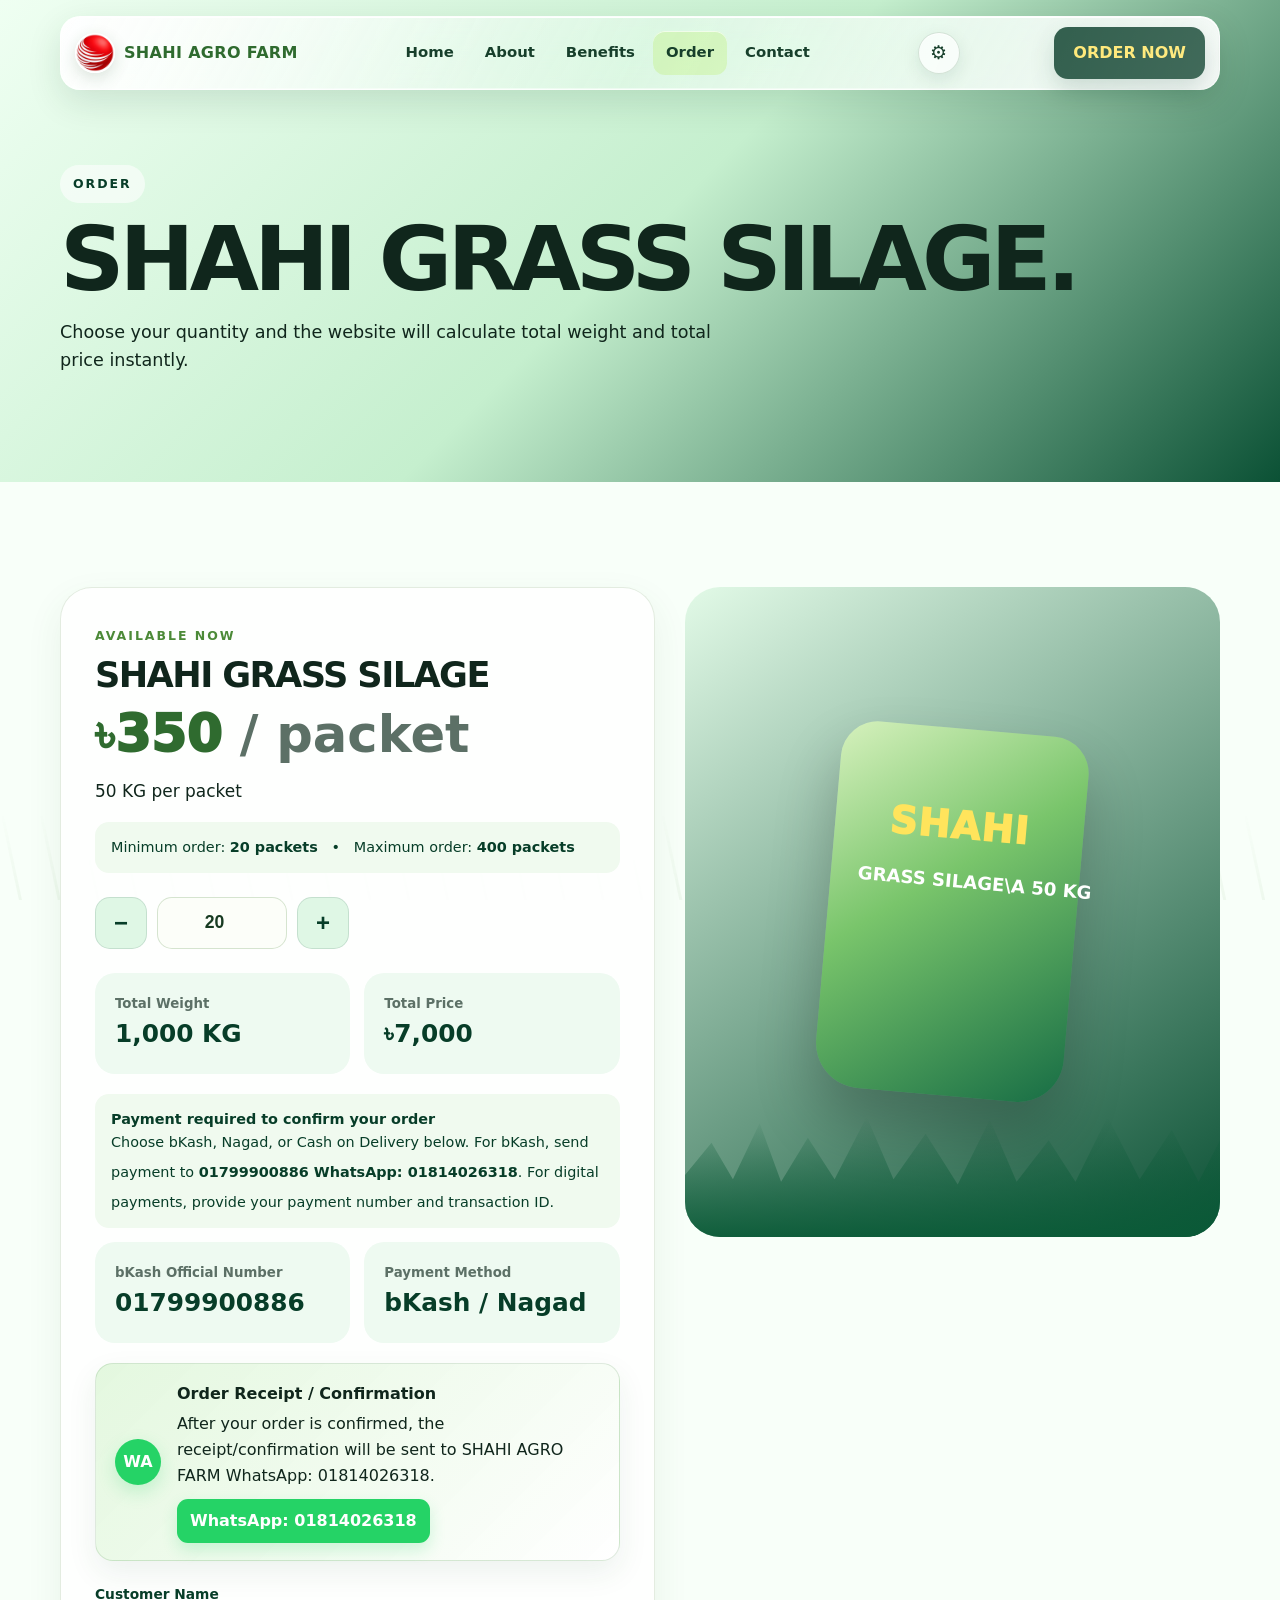
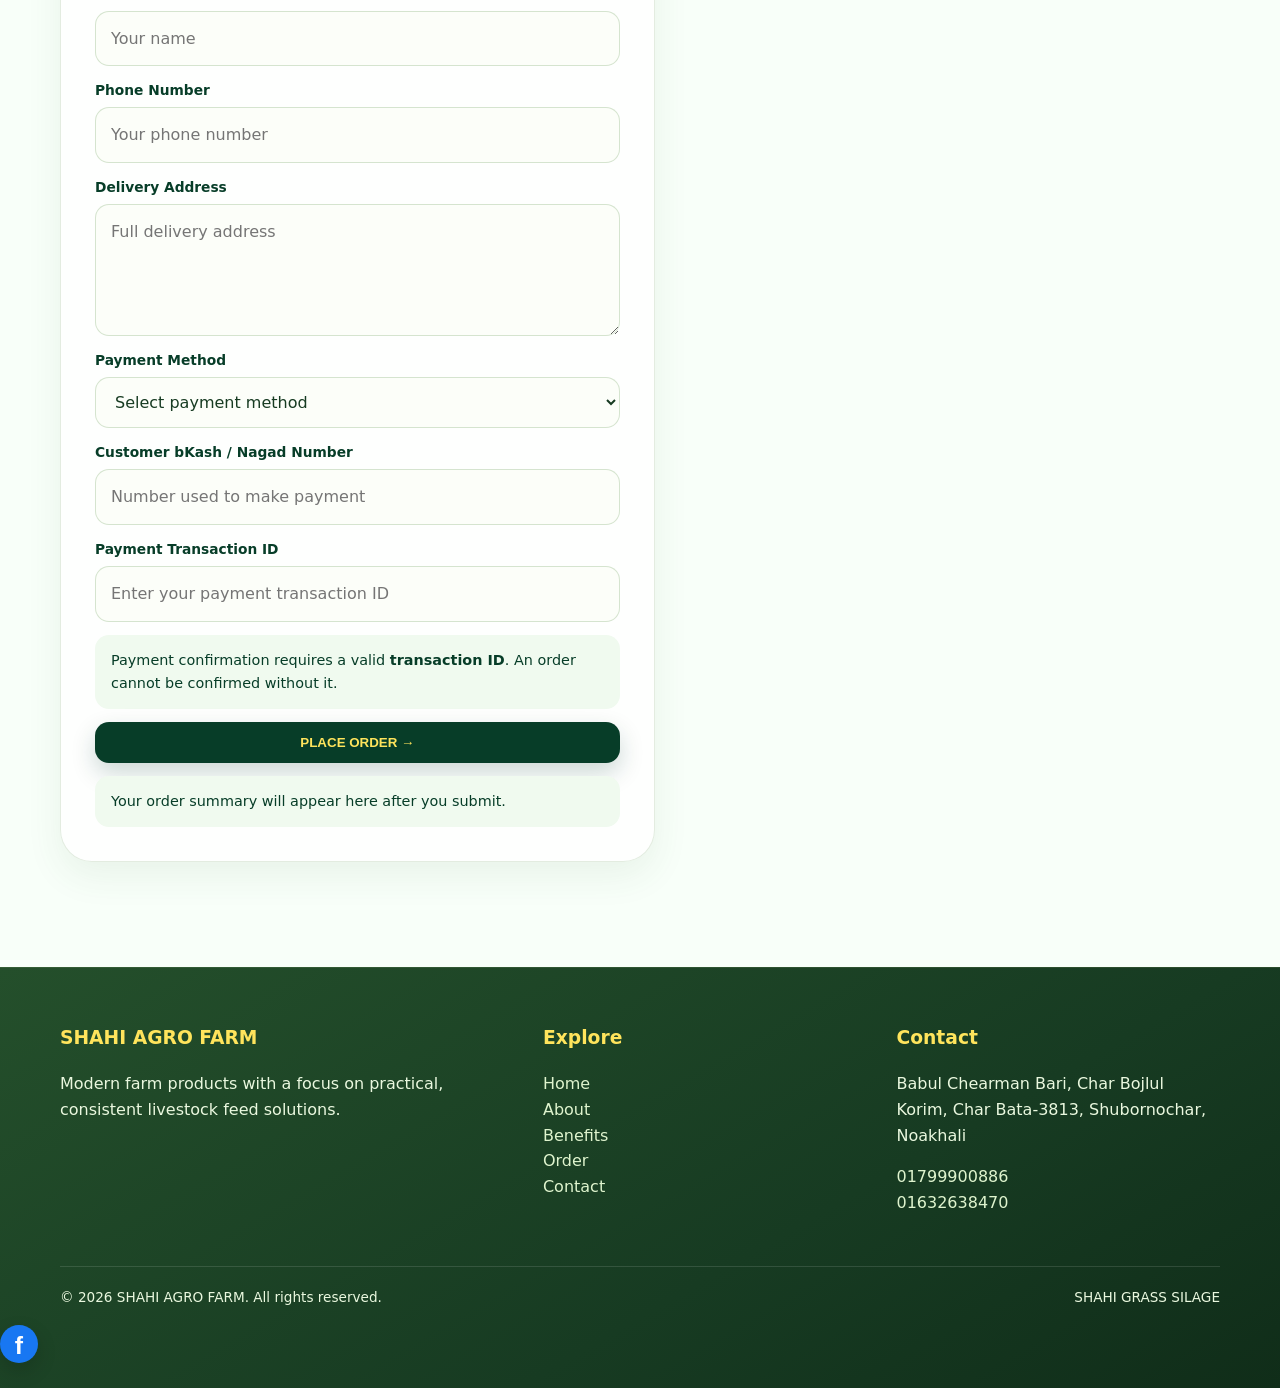
<file: order.html>
<!doctype html>
<html lang="en">
<head>
<meta charset="utf-8">
<meta name="viewport" content="width=device-width,initial-scale=1">
<meta name="description" content="Order SHAHI GRASS SILAGE from SHAHI AGRO FARM.">
<title>Order | SHAHI AGRO FARM</title>
<link rel="stylesheet" href="style.css">
</head>
<body data-page="order">
<header class="nav">
  <a class="brand" href="index.html" aria-label="SHAHI AGRO FARM home"><span class="brand-lockup"><img src="assets/logo.png" class="nav-brand-logo" alt="SHAHI AGRO FARM logo"><span class="brand-name">SHAHI AGRO FARM</span></span></a>
  <button class="menu" aria-label="Open menu">☰</button>
  <nav class="navlinks">
    <a href="index.html" data-page="home" data-i18n="home">Home</a>
    <a href="about.html" data-page="about" data-i18n="about">About</a>
    <a href="benefits.html" data-page="benefits" data-i18n="benefits">Benefits</a>
    <a href="order.html" data-page="order" data-i18n="order">Order</a>
    <a href="contact.html" data-page="contact" data-i18n="contact">Contact</a>
  </nav>
  <div class="nav-tools">
    <button class="settings-btn" id="settingsBtn" type="button" aria-label="Settings" title="Settings">⚙</button>
  </div>
  <a class="navcta" href="order.html" data-i18n="orderNow">ORDER NOW</a>
</header>

<div class="settings-panel" id="settingsPanel" aria-hidden="true">
  <div class="settings-head">
    <strong data-i18n="settings">Settings</strong>
    <button type="button" id="closeSettings" aria-label="Close settings">×</button>
  </div>
  <div class="settings-row">
    <span data-i18n="language">Language</span>
    <div class="settings-options">
      <button type="button" class="setting-choice" data-language="en">English</button>
      <button type="button" class="setting-choice" data-language="bn">বাংলা</button>
    </div>
  </div>
  <div class="settings-row">
    <span data-i18n="theme">Theme</span>
    <div class="settings-options">
      <button type="button" class="setting-choice" data-theme-choice="light" data-i18n="bright">Bright</button>
      <button type="button" class="setting-choice" data-theme-choice="dark" data-i18n="dark">Dark</button>
    </div>
  </div>
</div>
<div class="settings-backdrop" id="settingsBackdrop"></div>

<main>
<section class="page-hero"><div class="container reveal"><span class="kicker" data-i18n="orderKicker">Order</span><h1 data-i18n="orderTitle">SHAHI GRASS SILAGE.</h1><p>Choose your quantity and the website will calculate total weight and total price instantly.</p></div></section>
<section class="section"><div class="container order-wrap">
<div class="order-card reveal">
<span class="eyebrow" data-i18n="availableNow">Available now</span>
<h2 style="font-size:2.2rem">SHAHI GRASS SILAGE</h2>
<div class="price">৳350 <span class="unit" data-i18n="perPacket">/ packet</span></div>
<p class="lead"><span data-i18n="50kgPacket">50 KG per packet</span></p>
<div class="notice"><span data-i18n="minMax">Minimum order: <strong>20 packets</strong> &nbsp; • &nbsp; Maximum order: <strong>400 packets</strong></span></div>
<div class="qty-row">
<button class="qty-btn" id="minus" type="button">−</button>
<input class="qty-input" id="qty" type="number" min="20" max="400" value="20" aria-label="Quantity in packets">
<button class="qty-btn" id="plus" type="button">+</button>
</div>
<div class="calc">
<div class="calc-box"><small data-i18n="totalWeightLabel">Total Weight</small><strong id="totalWeight">1,000 KG</strong></div>
<div class="calc-box"><small data-i18n="totalPriceLabel">Total Price</small><strong id="totalPrice">৳7,000</strong></div>
</div>
<div class="notice" style="margin-top:20px"><strong data-i18n="paymentRequired">Payment required to confirm your order</strong><br>Choose bKash, Nagad, or Cash on Delivery below. For bKash, send payment to <strong>01799900886
<span class="whatsapp-contact">WhatsApp: <strong>01814026318</strong></span></strong>. For digital payments, provide your payment number and transaction ID.</div>
<div class="calc" style="margin-top:14px">
<div class="calc-box"><small>bKash Official Number</small><strong>01799900886</strong></div>
<div class="calc-box"><small>Payment Method</small><strong>bKash / Nagad</strong></div>
</div>

<div class="receipt-note reveal">
  <div class="receipt-icon">WA</div>
  <div>
    <strong data-i18n="receiptTitle">Order Receipt / Confirmation</strong>
    <p data-i18n="receiptText">After your order is confirmed, the receipt/confirmation will be sent to SHAHI AGRO FARM WhatsApp: 01814026318.</p>
    <a class="whatsapp-button" href="https://wa.me/8801814026318" target="_blank" rel="noopener noreferrer">WhatsApp: 01814026318</a>
  </div>
</div>
<form class="form" id="orderForm">
<div class="field"><label for="name">Customer Name</label><input id="name" required placeholder="Your name"></div>
<div class="field"><label for="phone">Phone Number</label><input id="phone" required type="tel" placeholder="Your phone number"></div>
<div class="field"><label for="address">Delivery Address</label><textarea id="address" rows="4" required placeholder="Full delivery address"></textarea></div>
<div class="field"><label for="paymentMethod">Payment Method</label>
<select id="paymentMethod" required style="width:100%;border:1px solid var(--line);border-radius:14px;padding:14px 15px;font:inherit;background:#fbfffc;color:var(--deep)">
<option value="">Select payment method</option>
<option value="bKash">bKash</option>
<option value="Nagad">Nagad</option>
<option value="COD" data-i18n="cod">Cash on Delivery</option>
</select></div>
<div class="field"><label for="customerPaymentNumber">Customer bKash / Nagad Number</label><input id="customerPaymentNumber" required type="tel" placeholder="Number used to make payment"></div>
<div class="field"><label for="transactionId">Payment Transaction ID</label><input id="transactionId" required placeholder="Enter your payment transaction ID"></div>
<div class="notice">Payment confirmation requires a valid <strong>transaction ID</strong>. An order cannot be confirmed without it.</div>
<button class="btn" type="submit">PLACE ORDER →</button>
<div class="notice" id="orderSummary">Your order summary will appear here after you submit.</div>
</form>
</div>
<div class="order-visual reveal"><div class="silage-bag"></div><div class="grass"></div></div>
</div></section>
</main>
<footer class="footer">
<div class="container footer-grid">
  <div><h3>SHAHI AGRO FARM</h3><p>Modern farm products with a focus on practical, consistent livestock feed solutions.</p></div>
  <div><h3>Explore</h3><p><a href="index.html">Home</a><br><a href="about.html">About</a><br><a href="benefits.html">Benefits</a><br><a href="order.html">Order</a><br><a href="contact.html">Contact</a></p></div>
  <div><h3>Contact</h3><p>Babul Chearman Bari, Char Bojlul Korim, Char Bata-3813, Shubornochar, Noakhali</p><p><a href="tel:01799900886">01799900886</a><br><a href="tel:01632638470">01632638470</a></p></div>
</div>
<div class="container footer-bottom"><span>© 2026 SHAHI AGRO FARM. All rights reserved.</span><span>SHAHI GRASS SILAGE</span></div>

<a class="facebook-link" href="https://www.facebook.com/share/1Fpd5uyuVb/" target="_blank" rel="noopener noreferrer" aria-label="Visit SHAHI AGRO FARM on Facebook" title="Facebook">
  <span class="facebook-logo" aria-hidden="true">f</span>
</a>

</footer>
<script src="script.js"></script>
</body></html>
</file>
<file: style.css>
:root{
  --deep:#073d28;
  --deep2:#0b5135;
  --green:#35a85a;
  --mint:#dff7e5;
  --lime:#b9ef67;
  --yellow:#ffe45c;
  --white:#ffffff;
  --ink:#10261c;
  --muted:#5c7066;
  --line:rgba(7,61,40,.12);
  --shadow:0 24px 70px rgba(7,61,40,.14);
  --radius:28px;
}
*{box-sizing:border-box}
html{scroll-behavior:smooth}
body{margin:0;font-family:Inter,ui-sans-serif,system-ui,-apple-system,BlinkMacSystemFont,"Segoe UI",sans-serif;color:var(--ink);background:#f8fff9;line-height:1.6}
a{text-decoration:none;color:inherit}
img{max-width:100%;display:block}
.container{width:min(1160px,92%);margin:auto}
.nav{position:fixed;z-index:20;top:16px;left:50%;transform:translateX(-50%);width:min(1160px,92%);background:rgba(255,255,255,.84);backdrop-filter:blur(18px);border:1px solid rgba(255,255,255,.65);box-shadow:0 12px 40px rgba(4,50,31,.10);border-radius:20px;padding:10px 14px;display:flex;align-items:center;justify-content:space-between}
.brand{display:flex;align-items:center;gap:10px;font-weight:900;letter-spacing:.5px;color:var(--deep)}
.logo{width:42px;height:42px;border-radius:13px;background:linear-gradient(145deg,var(--green),var(--deep));display:grid;place-items:center;color:var(--yellow);font-weight:950;box-shadow:0 8px 22px rgba(11,81,53,.24)}
.navlinks{display:flex;gap:5px;align-items:center}
.navlinks a{padding:10px 13px;border-radius:12px;font-weight:750;font-size:.93rem}
.navlinks a:hover,.navlinks a.active{background:var(--mint);color:var(--deep)}
.navcta,.btn{display:inline-flex;align-items:center;justify-content:center;gap:8px;border:0;cursor:pointer;font-weight:900;border-radius:14px;padding:13px 19px;background:var(--deep);color:var(--yellow);box-shadow:0 10px 24px rgba(7,61,40,.2);transition:.25s transform,.25s box-shadow,.25s background}
.navcta:hover,.btn:hover{transform:translateY(-3px);box-shadow:0 16px 30px rgba(7,61,40,.25)}
.menu{display:none;background:none;border:0;font-size:1.5rem;color:var(--deep)}
.hero{min-height:100vh;padding:150px 0 80px;background:radial-gradient(circle at 85% 20%,rgba(185,239,103,.55),transparent 25%),linear-gradient(135deg,#eaffee 0%,#c9f1d3 42%,#0b5135 100%);overflow:hidden;position:relative}
.hero:before{content:"";position:absolute;width:600px;height:600px;border-radius:50%;right:-180px;bottom:-240px;background:rgba(255,228,92,.12);filter:blur(2px)}
.hero-grid{display:grid;grid-template-columns:1.05fr .95fr;gap:55px;align-items:center;position:relative;z-index:1}
.kicker{display:inline-flex;align-items:center;gap:8px;color:var(--deep);font-weight:900;text-transform:uppercase;letter-spacing:2px;font-size:.78rem;background:rgba(255,255,255,.58);padding:9px 13px;border-radius:999px}
.hero h1{font-size:clamp(3rem,7vw,6.5rem);line-height:.9;margin:20px 0;color:var(--yellow);letter-spacing:-.055em;text-shadow:0 8px 30px rgba(0,0,0,.12)}
.hero h1 span{display:block;color:var(--white)}
.hero p{font-size:1.12rem;max-width:610px;color:rgba(255,255,255,.88)}
.hero-actions{display:flex;gap:12px;flex-wrap:wrap;margin-top:28px}
.btn.alt{background:rgba(255,255,255,.17);color:#fff;border:1px solid rgba(255,255,255,.4);backdrop-filter:blur(8px)}
.visual{min-height:470px;border-radius:40px;background:linear-gradient(160deg,rgba(255,255,255,.42),rgba(255,255,255,.08));border:1px solid rgba(255,255,255,.5);box-shadow:var(--shadow);display:grid;place-items:center;position:relative;overflow:hidden}
.silage-bag{width:230px;height:340px;border-radius:34px 34px 42px 42px;background:linear-gradient(145deg,#d6f1bd,#79c56b 42%,#176d45);box-shadow:0 30px 55px rgba(0,0,0,.22);transform:rotate(-4deg);position:relative;animation:float 5s ease-in-out infinite}
.silage-bag:before{content:"SHAHI";position:absolute;left:20px;right:20px;top:62px;text-align:center;color:var(--yellow);font-size:2.2rem;font-weight:1000;letter-spacing:1px}
.silage-bag:after{content:"GRASS SILAGE\\A 50 KG";white-space:pre;position:absolute;left:25px;right:25px;top:128px;text-align:center;color:#fff;font-weight:900;font-size:1.05rem;line-height:1.6}
.grass{position:absolute;bottom:-10px;left:0;right:0;height:130px;background:linear-gradient(180deg,transparent,#0a5a37);clip-path:polygon(0 45%,5% 20%,9% 48%,14% 5%,18% 50%,23% 16%,28% 48%,34% 0,39% 48%,45% 13%,51% 52%,57% 2%,62% 50%,68% 18%,73% 50%,79% 0,85% 48%,91% 10%,96% 50%,100% 18%,100% 100%,0 100%)}
.section{padding:105px 0}
.section.altbg{background:#eefaf1}
.section.dark{background:linear-gradient(145deg,var(--deep),#0d6744);color:#fff}
.section-head{max-width:720px;margin-bottom:45px}
.eyebrow{color:var(--green);font-weight:900;text-transform:uppercase;letter-spacing:2px;font-size:.78rem}
.dark .eyebrow{color:var(--yellow)}
h2{font-size:clamp(2.2rem,4.8vw,4rem);line-height:1.02;letter-spacing:-.045em;margin:10px 0 16px;color:var(--deep)}
.dark h2{color:var(--yellow)}
.lead{color:var(--muted);font-size:1.06rem}
.dark .lead{color:rgba(255,255,255,.75)}
.cards{display:grid;grid-template-columns:repeat(4,1fr);gap:18px}
.card{background:#fff;border:1px solid var(--line);border-radius:var(--radius);padding:26px;box-shadow:0 10px 40px rgba(7,61,40,.06);transition:.35s transform,.35s box-shadow}
.card:hover{transform:translateY(-8px);box-shadow:var(--shadow)}
.icon{width:56px;height:56px;border-radius:17px;background:var(--mint);display:grid;place-items:center;font-size:1.6rem;margin-bottom:18px}
.card h3{margin:0 0 7px;color:var(--deep);font-size:1.12rem}
.card p{margin:0;color:var(--muted);font-size:.95rem}
.page-hero{padding:165px 0 90px;background:linear-gradient(135deg,#effff2,#c5efce 50%,#0b5135);color:#fff}
.page-hero h1{font-size:clamp(3rem,7vw,5.8rem);line-height:.92;margin:15px 0;color:var(--yellow);letter-spacing:-.055em}
.page-hero p{max-width:700px;color:rgba(255,255,255,.85);font-size:1.1rem}
.about-grid{display:grid;grid-template-columns:1fr 1fr;gap:55px;align-items:center}
.about-visual{min-height:430px;border-radius:36px;background:linear-gradient(145deg,#dff7e5,#7acb82);display:grid;place-items:center;overflow:hidden;box-shadow:var(--shadow)}
.farm-orb{width:290px;height:290px;border-radius:50%;background:radial-gradient(circle at 40% 35%,#dfffbd,#4aaa67 52%,#0b5135 100%);position:relative;box-shadow:0 30px 70px rgba(7,61,40,.25)}
.farm-orb:after{content:"";position:absolute;inset:35px;border:2px dashed rgba(255,228,92,.65);border-radius:50%}
.step-grid{display:grid;grid-template-columns:repeat(5,1fr);gap:12px;margin-top:35px}
.step{padding:20px;border-radius:20px;background:#fff;border:1px solid var(--line);text-align:center}
.step strong{display:block;color:var(--deep);margin-bottom:5px}
.benefit-grid{display:grid;grid-template-columns:repeat(2,1fr);gap:22px}
.benefit{background:#fff;border:1px solid var(--line);border-radius:30px;overflow:hidden;display:grid;grid-template-columns:.9fr 1.1fr;box-shadow:0 12px 40px rgba(7,61,40,.06);transition:.35s transform}
.benefit:hover{transform:translateY(-6px)}
.benefit-art{min-height:250px;background:linear-gradient(145deg,#e2f9e8,#91d59a);display:grid;place-items:center;padding:25px}
.benefit-content{padding:28px}
.benefit-number{color:var(--green);font-weight:1000;font-size:.78rem;letter-spacing:2px}
.benefit h3{font-size:1.45rem;color:var(--deep);margin:8px 0}
.benefit p{color:var(--muted);margin:0}
.art{width:145px;height:145px;border-radius:38px;background:rgba(255,255,255,.58);display:grid;place-items:center;font-size:4.1rem;box-shadow:0 18px 30px rgba(7,61,40,.10)}
.selling{margin-top:65px;padding:45px;border-radius:35px;background:linear-gradient(145deg,var(--deep),#147b4e);color:#fff;box-shadow:var(--shadow)}
.selling h2{margin-top:0}
.pills{display:flex;flex-wrap:wrap;gap:12px;margin-top:25px}
.pill{padding:13px 17px;border-radius:999px;background:rgba(255,255,255,.1);border:1px solid rgba(255,255,255,.18);color:var(--yellow);font-weight:850}
.warning{margin-top:30px;padding:25px 28px;border-radius:24px;background:#fff8d8;border:1px solid #f1db70;color:#4f4819}
.warning strong{display:block;color:#705d00;margin-bottom:5px}
.order-wrap{display:grid;grid-template-columns:1fr .9fr;gap:30px;align-items:start}
.order-card{background:#fff;border:1px solid var(--line);border-radius:32px;padding:34px;box-shadow:var(--shadow)}
.price{font-size:3.2rem;line-height:1;color:var(--deep);font-weight:1000}
.unit{color:var(--muted);font-weight:700}
.qty-row{display:flex;align-items:center;gap:10px;margin:24px 0}
.qty-btn{width:52px;height:52px;border-radius:15px;border:1px solid var(--line);background:var(--mint);color:var(--deep);font-size:1.5rem;font-weight:900;cursor:pointer}
.qty-input{width:130px;height:52px;text-align:center;border:1px solid var(--line);border-radius:15px;font-size:1.1rem;font-weight:900;color:var(--deep)}
.calc{display:grid;grid-template-columns:1fr 1fr;gap:14px;margin:20px 0}
.calc-box{padding:20px;border-radius:20px;background:#eefaf1}
.calc-box small{display:block;color:var(--muted);font-weight:800}
.calc-box strong{font-size:1.55rem;color:var(--deep)}
.form{display:grid;gap:13px;margin-top:22px}
.field{display:grid;gap:6px}
.field label{font-size:.86rem;font-weight:850;color:var(--deep)}
.field input,.field textarea{width:100%;border:1px solid var(--line);border-radius:14px;padding:14px 15px;font:inherit;outline:none;background:#fbfffc}
.field input:focus,.field textarea:focus{border-color:var(--green);box-shadow:0 0 0 4px rgba(53,168,90,.12)}
.notice{padding:14px 16px;border-radius:14px;background:#f0faef;color:var(--deep);font-size:.9rem}
.order-visual{min-height:650px;border-radius:35px;background:linear-gradient(145deg,#e2fae7,#0b5135);padding:40px;display:grid;place-items:center;position:sticky;top:110px;overflow:hidden}
.order-visual .silage-bag{transform:rotate(5deg) scale(1.08)}
.contact-grid{display:grid;grid-template-columns:1fr 1fr;gap:25px}
.contact-card{background:#fff;border:1px solid var(--line);border-radius:30px;padding:30px;box-shadow:0 12px 40px rgba(7,61,40,.06)}
.contact-line{display:flex;gap:15px;align-items:flex-start;padding:17px 0;border-bottom:1px solid var(--line)}
.contact-line:last-child{border-bottom:0}
.contact-line .icon{flex:0 0 52px;margin:0}
.contact-line strong{display:block;color:var(--deep)}
.contact-line span{color:var(--muted)}
.footer{background:#052e1f;color:rgba(255,255,255,.72);padding:55px 0 25px}
.footer-grid{display:grid;grid-template-columns:1.4fr 1fr 1fr;gap:30px}
.footer h3{color:var(--yellow);margin-top:0}
.footer a:hover{color:var(--yellow)}
.footer-bottom{border-top:1px solid rgba(255,255,255,.12);margin-top:35px;padding-top:20px;font-size:.85rem;display:flex;justify-content:space-between;gap:20px}
.reveal{opacity:0;transform:translateY(24px);transition:opacity .8s ease,transform .8s ease}
.reveal.show{opacity:1;transform:none}
@keyframes float{0%,100%{transform:rotate(-4deg) translateY(0)}50%{transform:rotate(-1deg) translateY(-14px)}}
@media(max-width:900px){
  .navlinks{display:none;position:absolute;top:68px;left:0;right:0;background:#fff;border-radius:18px;padding:10px;box-shadow:var(--shadow);flex-direction:column;align-items:stretch}
  .navlinks.open{display:flex}.navlinks a{text-align:center}.navcta{display:none}.menu{display:block}
  .hero-grid,.about-grid,.order-wrap,.contact-grid{grid-template-columns:1fr}
  .hero{padding-top:125px}.visual{min-height:400px}.cards{grid-template-columns:repeat(2,1fr)}
  .step-grid{grid-template-columns:repeat(2,1fr)}.benefit-grid{grid-template-columns:1fr}
  .order-visual{position:relative;top:0;min-height:430px}
  .footer-grid{grid-template-columns:1fr 1fr}
}
@media(max-width:560px){
  .cards{grid-template-columns:1fr}.step-grid{grid-template-columns:1fr}.footer-grid{grid-template-columns:1fr}
  .footer-bottom{flex-direction:column}.hero h1{font-size:3.4rem}.page-hero h1{font-size:3.5rem}
  .benefit{grid-template-columns:1fr}.benefit-art{min-height:190px}.order-card{padding:24px}
}

.media-card {
  display: flex;
  align-items: center;
  justify-content: space-between;
  gap: 2rem;
}
.facebook-link {
  display: inline-flex;
  align-items: center;
  justify-content: center;
  width: 38px;
  height: 38px;
  margin-top: 1rem;
  border-radius: 50%;
  text-decoration: none;
  background: #1877F2;
  box-shadow: 0 8px 20px rgba(0,0,0,.16);
  transition: transform .25s ease, box-shadow .25s ease;
}
.facebook-link:hover {
  transform: translateY(-3px) scale(1.05);
  box-shadow: 0 12px 28px rgba(0,0,0,.22);
}
.facebook-logo {
  color: #fff;
  font-family: Arial, sans-serif;
  font-size: 1.55rem;
  font-weight: 800;
  line-height: 1;
  transform: translateY(2px);
}
@media (max-width: 700px) {
  .media-card { flex-direction: column; align-items: flex-start; }
}


/* =========================================================
   LIGHT GRASS THEME — SHAHI AGRO FARM
   Fresh field-inspired, premium, soft and natural.
   ========================================================= */
:root {
  --grass-light: #eaf8df;
  --grass-pale: #f5fbed;
  --grass-mint: #d9f2c7;
  --grass: #72b94b;
  --grass-deep: #2f6b2f;
  --grass-dark: #173b22;
  --grass-yellow: #e6c84f;
  --paper: #fbfdf8;
}

html {
  scroll-behavior: smooth;
}

body {
  background:
    radial-gradient(circle at 8% 12%, rgba(114,185,75,.12), transparent 28%),
    radial-gradient(circle at 92% 28%, rgba(217,242,199,.22), transparent 30%),
    linear-gradient(180deg, var(--paper) 0%, #f2f8ec 48%, #ffffff 100%);
  color: var(--grass-dark);
}

/* soft grass blades across the top/bottom atmosphere */
body::before {
  content: "";
  position: fixed;
  inset: auto 0 0 0;
  height: 90px;
  pointer-events: none;
  z-index: -1;
  opacity: .20;
  background:
    repeating-linear-gradient(78deg, transparent 0 18px, rgba(79,143,56,.28) 19px 21px, transparent 22px 38px);
  mask-image: linear-gradient(to top, #000, transparent);
}

.navbar,
.site-header,
header {
  background: rgba(248, 253, 244, .88) !important;
  border-color: rgba(75, 128, 54, .14) !important;
  backdrop-filter: blur(16px);
}

.logo, .brand-name {
  color: var(--grass-deep) !important;
}

.nav-link {
  color: #365d36 !important;
}

.nav-link:hover,
.nav-link.active {
  color: var(--grass-deep) !important;
}

.btn-primary,
button.primary {
  background: linear-gradient(135deg, #86c95b, #3f833b) !important;
  border-color: transparent !important;
  color: #fff !important;
  box-shadow: 0 10px 24px rgba(63,131,59,.20);
}

.btn-primary:hover,
button.primary:hover {
  box-shadow: 0 14px 30px rgba(63,131,59,.28);
  transform: translateY(-2px);
}

.btn-secondary,
.btn-outline {
  border-color: #75ae55 !important;
  color: var(--grass-deep) !important;
  background: rgba(255,255,255,.72) !important;
}

.hero,
.hero-section {
  background:
    linear-gradient(135deg, rgba(234,248,223,.96), rgba(215,241,198,.78) 48%, rgba(248,253,244,.94));
}

.hero h1,
.hero-title {
  color: var(--grass-dark) !important;
}

.eyebrow {
  color: #4c8a38 !important;
}

.highlight,
.accent {
  color: #b08e19 !important;
}

.card,
.info-card,
.benefit-card,
.product-card,
.order-card,
.contact-card {
  background: rgba(255,255,255,.86) !important;
  border-color: rgba(84,137,61,.16) !important;
  box-shadow: 0 14px 36px rgba(47,107,47,.08) !important;
}

.card:hover,
.benefit-card:hover,
.product-card:hover {
  border-color: rgba(84,137,61,.28) !important;
  box-shadow: 0 20px 44px rgba(47,107,47,.12) !important;
}

.section,
.section-alt {
  background: transparent !important;
}

.section-alt {
  background:
    linear-gradient(180deg, rgba(234,248,223,.42), rgba(255,255,255,.30)) !important;
}

.stat,
.badge,
.tag {
  background: var(--grass-light) !important;
  color: var(--grass-deep) !important;
  border-color: rgba(84,137,61,.16) !important;
}

input,
textarea,
select {
  background: #fcfef9 !important;
  border-color: rgba(76,138,56,.22) !important;
  color: var(--grass-dark) !important;
}

input:focus,
textarea:focus,
select:focus {
  border-color: #75ae55 !important;
  box-shadow: 0 0 0 4px rgba(114,185,75,.12) !important;
}

.price,
.total-price {
  color: var(--grass-deep) !important;
}

footer {
  background:
    linear-gradient(150deg, #244f2b 0%, #173b22 62%, #102d19 100%) !important;
  color: #eaf8df !important;
  border-top: 1px solid rgba(164,213,126,.18);
}

footer a {
  color: #dff4ce !important;
}

.facebook-link {
  background: #1877F2 !important;
}

/* Fresh grass texture for visual blocks */
.grass-visual,
.hero-visual,
.silage-visual {
  background:
    radial-gradient(circle at 25% 20%, rgba(255,255,255,.55), transparent 25%),
    linear-gradient(145deg, #ccecb7 0%, #91ca68 46%, #3d7c3d 100%) !important;
}

/* Gentle section separators */
.section + .section::before {
  background: linear-gradient(90deg, transparent, rgba(114,185,75,.20), transparent) !important;
}

/* Respect reduced-motion preferences */
@media (prefers-reduced-motion: reduce) {
  *, *::before, *::after {
    scroll-behavior: auto !important;
    animation-duration: .01ms !important;
    transition-duration: .01ms !important;
  }
}


/* =========================================================
   SHAHI AGRO FARM — GLOSSY NAV + SETTINGS + GRASS MOCKUP
   ========================================================= */
:root {
  --page-bg: #f8fff9;
  --page-text: #10261c;
  --surface: rgba(255,255,255,.90);
  --surface-strong: #ffffff;
  --nav-text: #173f2b;
  --nav-border: rgba(255,255,255,.82);
}

body {
  background: var(--page-bg);
  color: var(--page-text);
  transition: background .3s ease, color .3s ease;
}

.nav {
  background: linear-gradient(120deg, rgba(255,255,255,.94), rgba(225,247,231,.78), rgba(255,255,255,.92)) !important;
  border: 1px solid var(--nav-border) !important;
  box-shadow:
    0 12px 35px rgba(5,55,33,.12),
    inset 0 1px 0 rgba(255,255,255,.95),
    inset 0 -1px 0 rgba(255,255,255,.45) !important;
  backdrop-filter: blur(22px) saturate(150%);
  -webkit-backdrop-filter: blur(22px) saturate(150%);
}

.nav::after {
  content:"";
  position:absolute;
  inset:1px;
  border-radius:19px;
  pointer-events:none;
  background: linear-gradient(115deg, rgba(255,255,255,.42), transparent 38%, rgba(255,255,255,.24));
}

.brand { position:relative; z-index:1; }
.brand-mark {
  width:42px;height:42px;border-radius:50%;
  display:grid;place-items:center;
  background:linear-gradient(145deg,#8fd267,#2d6e37);
  color:#fff;font-weight:950;
  box-shadow:0 7px 20px rgba(45,110,55,.22);
}
.navlinks { position:relative; z-index:1; }
.navlinks a { color:var(--nav-text) !important; }
.navlinks a:hover,.navlinks a.active {
  background:rgba(184,239,103,.30) !important;
  box-shadow:inset 0 1px 0 rgba(255,255,255,.65);
}

.nav-tools {
  display:flex;align-items:center;gap:9px;position:relative;z-index:2;
}
.settings-btn {
  width:42px;height:42px;border-radius:50%;border:1px solid rgba(49,105,57,.18);
  background:rgba(255,255,255,.68);color:var(--nav-text);
  cursor:pointer;font-size:1.2rem;
  box-shadow:0 6px 18px rgba(8,61,40,.10), inset 0 1px 0 rgba(255,255,255,.9);
  transition:.25s ease;
}
.settings-btn:hover { transform:rotate(18deg) translateY(-2px); }
/* Settings menu: language and theme stay inside the gear menu. */
.settings-panel {
  position:fixed;
  top:76px;
  right:max(4vw, 16px);
  width:min(360px, calc(100vw - 32px));
  margin-top:8px;
  z-index:60;
  padding:18px;
  border-radius:20px;
  background:rgba(255,255,255,.97);
  border:1px solid rgba(65,115,57,.16);
  box-shadow:0 24px 60px rgba(8,61,40,.18);
  backdrop-filter:blur(18px);
  opacity:0;
  visibility:hidden;
  transform:translateY(-10px) scale(.98);
  transform-origin:top right;
  transition:opacity .2s ease, visibility .2s ease, transform .2s ease;
}
.settings-panel.open { opacity:1;visibility:visible;transform:none; }
.settings-panel + .settings-backdrop { z-index:50; }
.about-pack-photo {
  padding:0 !important;
  background:#dff7e5 !important;
}
.about-pack-photo img {
  width:100%;
  height:100%;
  min-height:430px;
  object-fit:cover;
  object-position:center;
  border-radius:36px;
}

.settings-head { display:flex;align-items:center;justify-content:space-between;margin-bottom:12px;color:#173b22; }
.settings-head button { border:0;background:transparent;font-size:1.5rem;cursor:pointer;color:inherit; }
.settings-row { padding:14px 0;border-top:1px solid rgba(65,115,57,.12);display:flex;flex-direction:column;align-items:flex-start;gap:9px;color:#294d31; }
.settings-options { display:flex;gap:8px;flex-wrap:wrap; }
.setting-choice {
  border:1px solid rgba(65,115,57,.16);background:#f5faef;color:#315a36;
  border-radius:10px;padding:8px 10px;font-weight:750;cursor:pointer;
}
.setting-choice:hover,.setting-choice.selected { background:#dff3cf;color:#1d572c; }
.settings-backdrop {
  position:fixed;inset:0;z-index:40;background:rgba(9,39,22,.14);
  opacity:0;visibility:hidden;transition:.2s;
}
.settings-backdrop.open { opacity:1;visibility:visible; }

.grass-hero-visual {
  background:linear-gradient(145deg,rgba(255,255,255,.32),rgba(255,255,255,.08)) !important;
}
.grass-image {
  position:absolute;inset:0;
  background-image:
    linear-gradient(180deg,rgba(20,82,38,.02),rgba(10,62,27,.40)),
    url("assets/grass-field.png");
  background-size:cover;background-position:center;
  filter:saturate(1.12) contrast(1.02);
  transform:scale(1.04);
  animation:grassBreath 9s ease-in-out infinite alternate;
}
.grass-glow {
  position:absolute;inset:-20%;
  background:radial-gradient(circle at 65% 25%,rgba(231,255,186,.34),transparent 30%);
  animation:glowMove 7s ease-in-out infinite alternate;
}
.grass-hero-visual .silage-bag { z-index:2; }

@keyframes grassBreath { from{transform:scale(1.04)} to{transform:scale(1.10)} }
@keyframes glowMove { from{transform:translate3d(-2%,0,0)} to{transform:translate3d(3%,2%,0)} }

/* Prevent white text from becoming invisible on light surfaces. */
body:not([data-theme="dark"]) .section:not(.dark) h1,
body:not([data-theme="dark"]) .section:not(.dark) h2,
body:not([data-theme="dark"]) .section:not(.dark) h3,
body:not([data-theme="dark"]) .section:not(.dark) p,
body:not([data-theme="dark"]) .section:not(.dark) li,
body:not([data-theme="dark"]) .page-hero h1,
body:not([data-theme="dark"]) .page-hero p {
  color: var(--page-text);
}
body:not([data-theme="dark"]) .hero h1 { color:var(--yellow); }
body:not([data-theme="dark"]) .hero h1 span { color:#173b22; text-shadow:none; }
body:not([data-theme="dark"]) .hero p { color:#234936; }
body:not([data-theme="dark"]) .btn.alt { color:#173b22; background:rgba(255,255,255,.65); }

/* Bright theme */
body[data-theme="light"] {
  --page-bg:#f8fff9; --page-text:#10261c; --surface:#fff; --nav-text:#173f2b;
}

/* Dark theme — text automatically switches to white/light. */
body[data-theme="dark"] {
  --page-bg:#08140d;
  --page-text:#f4fff2;
  --surface:rgba(20,38,25,.92);
  --surface-strong:#132319;
  --nav-text:#efffe9;
  background:
    radial-gradient(circle at 15% 5%,rgba(68,132,65,.20),transparent 28%),
    linear-gradient(180deg,#08140d,#0d1f14 65%,#07110b);
  color:#f4fff2;
}
body[data-theme="dark"] .nav {
  background:linear-gradient(120deg,rgba(14,31,20,.94),rgba(24,55,31,.88),rgba(12,27,17,.94)) !important;
  border-color:rgba(164,213,150,.16) !important;
}
body[data-theme="dark"] .navlinks a,
body[data-theme="dark"] .settings-btn { color:#efffe9 !important; }
body[data-theme="dark"] .navlinks a:hover,
body[data-theme="dark"] .navlinks a.active { background:rgba(114,185,75,.20) !important; }
body[data-theme="dark"] .settings-panel {
  background:rgba(17,34,22,.97);border-color:rgba(164,213,150,.18);
}
body[data-theme="dark"] .settings-head,
body[data-theme="dark"] .settings-row { color:#efffe9; }
body[data-theme="dark"] .setting-choice { background:#1b3321;color:#e8f9df;border-color:rgba(164,213,150,.18); }
body[data-theme="dark"] .setting-choice:hover,
body[data-theme="dark"] .setting-choice.selected { background:#315b32;color:#fff; }
body[data-theme="dark"] .section:not(.dark),
body[data-theme="dark"] .altbg { background:transparent !important; }
body[data-theme="dark"] .section:not(.dark) h1,
body[data-theme="dark"] .section:not(.dark) h2,
body[data-theme="dark"] .section:not(.dark) h3,
body[data-theme="dark"] .section:not(.dark) p,
body[data-theme="dark"] .section:not(.dark) li,
body[data-theme="dark"] .page-hero h1,
body[data-theme="dark"] .page-hero p,
body[data-theme="dark"] .lead { color:#f4fff2 !important; }
body[data-theme="dark"] .card,
body[data-theme="dark"] .order-card,
body[data-theme="dark"] .contact-card,
body[data-theme="dark"] .info-card,
body[data-theme="dark"] .benefit-card,
body[data-theme="dark"] .selling {
  background:rgba(18,36,23,.92) !important;
  color:#efffe9 !important;
  border-color:rgba(164,213,150,.15) !important;
}
body[data-theme="dark"] input,
body[data-theme="dark"] textarea,
body[data-theme="dark"] select {
  background:#112419 !important;color:#efffe9 !important;border-color:rgba(164,213,150,.20) !important;
}
body[data-theme="dark"] .notice,
body[data-theme="dark"] .calc-box { background:#14291b !important;color:#efffe9 !important; }
body[data-theme="dark"] .settings-backdrop { background:rgba(0,0,0,.48); }

/* Mobile */
@media (max-width:900px) {
  .nav { padding:8px 10px; }
  .navlinks { display:none; }
  .navlinks.open {
    display:flex;position:absolute;left:8px;right:8px;top:68px;
    flex-direction:column;align-items:stretch;padding:10px;
    background:rgba(255,255,255,.96);border-radius:18px;
    box-shadow:0 20px 50px rgba(0,0,0,.15);
  }
  body[data-theme="dark"] .navlinks.open { background:rgba(17,34,22,.98); }
  .menu { display:block;position:relative;z-index:2; }
  .navcta { display:none; }
  .nav-tools { margin-left:auto; }
}
@media (max-width:520px) {
  .settings-panel { left:16px;right:16px;width:auto;top:72px; }
  .settings-row { flex-direction:column;align-items:flex-start;gap:9px; }
}

.whatsapp-contact{display:inline-block;margin:7px 0;color:inherit}
.receipt-note{display:flex;align-items:center;gap:16px;margin:0 0 22px;padding:17px 19px;border-radius:18px;background:linear-gradient(135deg,rgba(225,247,220,.92),rgba(255,255,255,.88));border:1px solid rgba(69,132,66,.17);box-shadow:0 12px 30px rgba(38,92,42,.08)}
.receipt-icon{width:46px;height:46px;border-radius:50%;display:grid;place-items:center;flex:0 0 46px;background:#25D366;color:#fff;font-weight:900;box-shadow:0 7px 18px rgba(37,211,102,.22)}
.receipt-note p{margin:5px 0 11px}
.whatsapp-button{display:inline-flex;align-items:center;justify-content:center;padding:9px 13px;border-radius:11px;background:#25D366;color:#fff!important;text-decoration:none;font-weight:800;box-shadow:0 7px 16px rgba(37,211,102,.20)}
.whatsapp-button:hover{transform:translateY(-1px)}
body[data-theme="dark"] .receipt-note{background:linear-gradient(135deg,rgba(20,54,28,.96),rgba(17,35,22,.94));color:#efffe9;border-color:rgba(164,213,150,.16)}
@media(max-width:560px){.receipt-note{align-items:flex-start}}

.real-silage-section {
  position: relative;
}
.silage-gallery {
  display:grid;
  grid-template-columns:repeat(2,minmax(0,1fr));
  gap:24px;
  margin-top:28px;
}
.silage-photo-card {
  margin:0;
  overflow:hidden;
  border-radius:24px;
  background:var(--surface,rgba(255,255,255,.9));
  border:1px solid rgba(76,138,56,.15);
  box-shadow:0 18px 48px rgba(35,90,42,.12);
  transform:translateZ(0);
}
.silage-photo-card img {
  display:block;
  width:100%;
  height:360px;
  object-fit:cover;
  transition:transform .7s cubic-bezier(.2,.7,.2,1), filter .5s ease;
}
.silage-photo-card:hover img {
  transform:scale(1.045);
  filter:saturate(1.08);
}
.silage-photo-card figcaption {
  padding:14px 17px 16px;
  color:#244d2d;
  font-weight:800;
  background:rgba(255,255,255,.92);
}
body[data-theme="dark"] .silage-photo-card {
  background:rgba(18,36,23,.94);
  border-color:rgba(164,213,150,.15);
}
body[data-theme="dark"] .silage-photo-card figcaption {
  color:#efffe9;
  background:rgba(18,36,23,.94);
}
@media (max-width:700px) {
  .silage-gallery { grid-template-columns:1fr; }
  .silage-photo-card img { height:300px; }
}

.hero-real-photo-mockup {
  position:relative;
  min-height:430px;
}
.hero-photo-stack {
  position:relative;
  width:min(100%,620px);
  min-height:430px;
  margin:auto;
  border-radius:30px;
}
.hero-photo {
  position:absolute;
  display:block;
  object-fit:cover;
  border-radius:24px;
  border:7px solid rgba(255,255,255,.82);
  box-shadow:0 28px 70px rgba(25,76,31,.22);
}
.hero-photo-main {
  right:0;
  top:22px;
  width:78%;
  height:385px;
  transform:rotate(2deg);
}
.hero-photo-small {
  left:0;
  bottom:8px;
  width:47%;
  height:230px;
  transform:rotate(-5deg);
  z-index:2;
}
.hero-photo-badge {
  position:absolute;
  z-index:4;
  left:27%;
  bottom:28px;
  padding:14px 17px;
  border-radius:17px;
  color:#183b20;
  background:rgba(255,255,255,.88);
  border:1px solid rgba(255,255,255,.9);
  box-shadow:0 16px 35px rgba(28,76,34,.16);
  backdrop-filter:blur(12px);
}
.hero-photo-badge strong,
.hero-photo-badge span { display:block; }
.hero-photo-badge strong { font-size:14px; letter-spacing:.04em; }
.hero-photo-badge span { margin-top:3px; font-size:12px; opacity:.78; }
body[data-theme="dark"] .hero-photo {
  border-color:rgba(230,255,225,.18);
}
body[data-theme="dark"] .hero-photo-badge {
  color:#efffe9;
  background:rgba(16,35,20,.82);
  border-color:rgba(196,232,190,.15);
}
@media (max-width:760px) {
  .hero-real-photo-mockup { min-height:370px; }
  .hero-photo-stack { min-height:360px; }
  .hero-photo-main { height:315px; width:80%; }
  .hero-photo-small { height:190px; width:50%; }
  .hero-photo-badge { left:22%; bottom:17px; }
}

.brand-lockup{display:inline-flex;align-items:center;gap:9px;white-space:nowrap}
.nav-brand-logo{width:40px;height:40px;flex:0 0 40px;object-fit:contain;border-radius:50%;display:block;box-shadow:0 5px 16px rgba(35,90,42,.16)}
.brand-name{display:inline-block;font-weight:900;letter-spacing:.02em}
@media(max-width:600px){.brand-lockup{gap:7px}.nav-brand-logo{width:34px;height:34px;flex-basis:34px}.brand-name{font-size:13px}}
</file>
